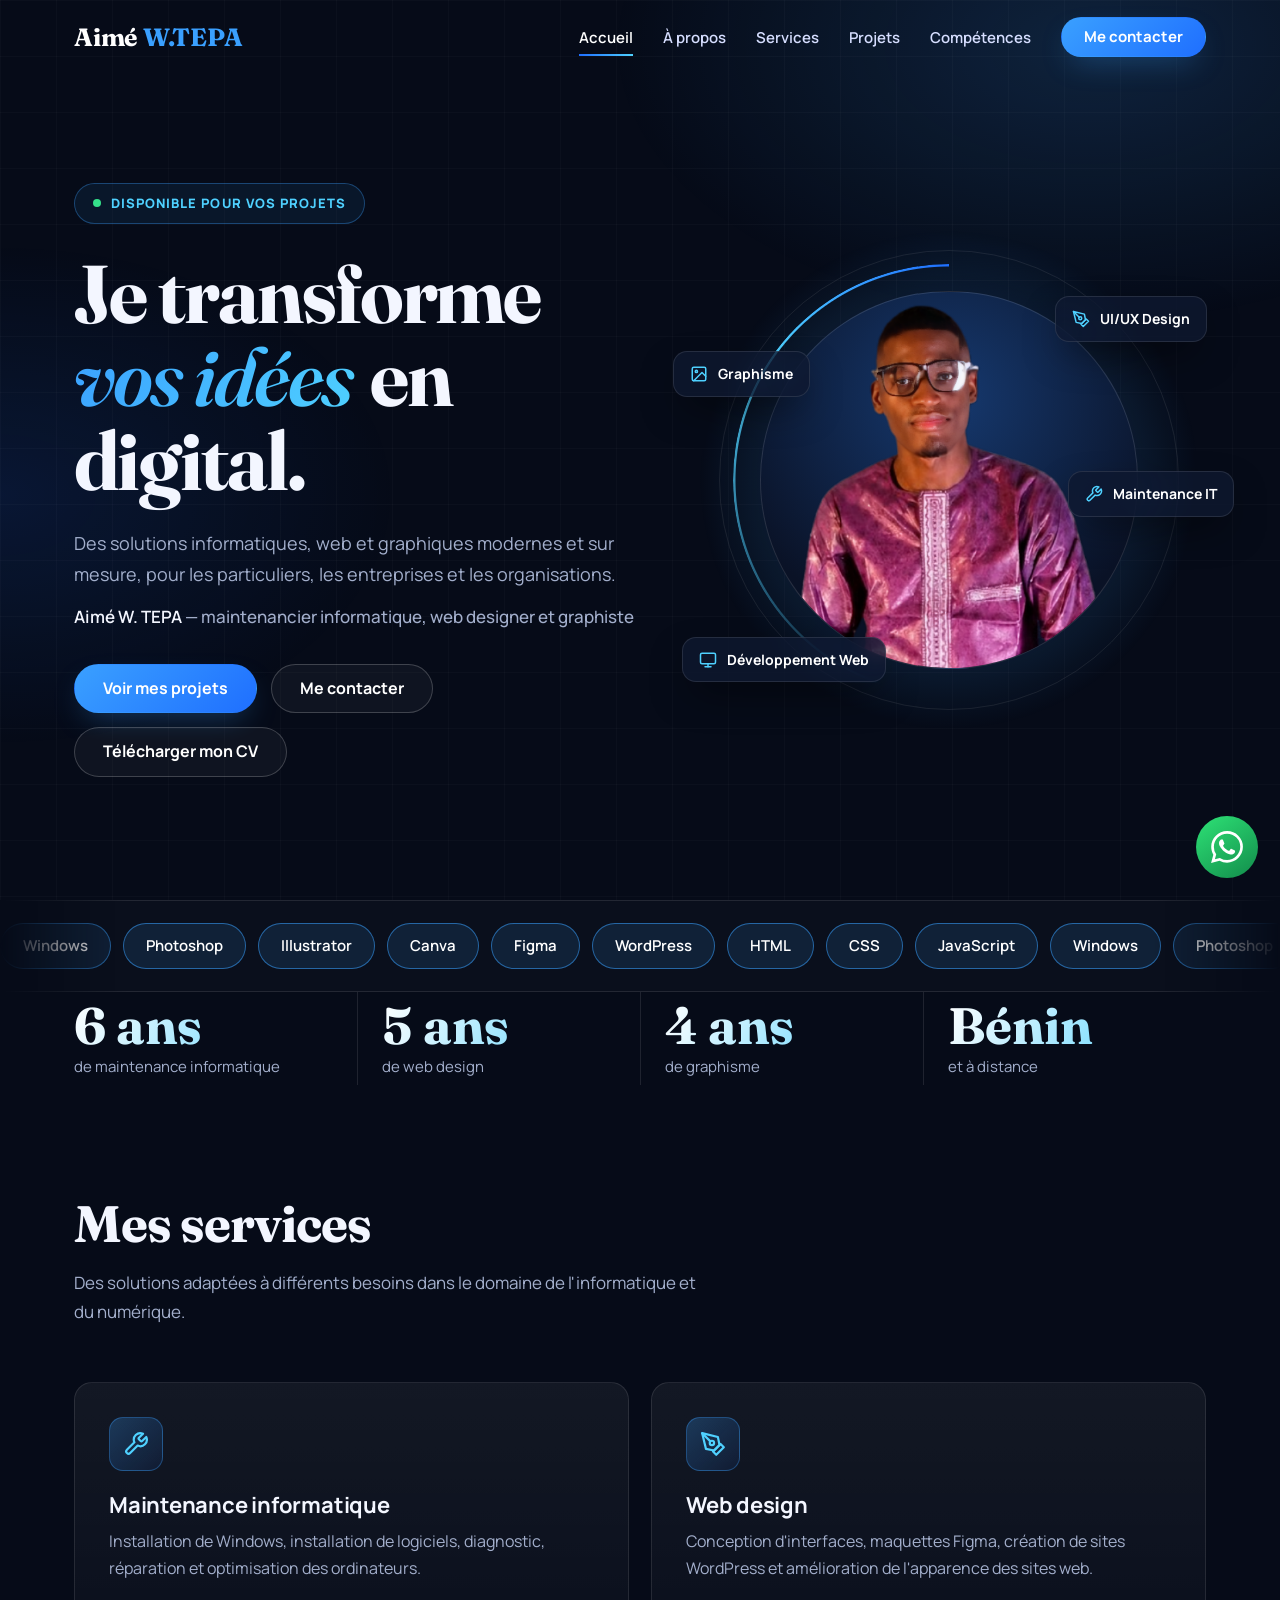
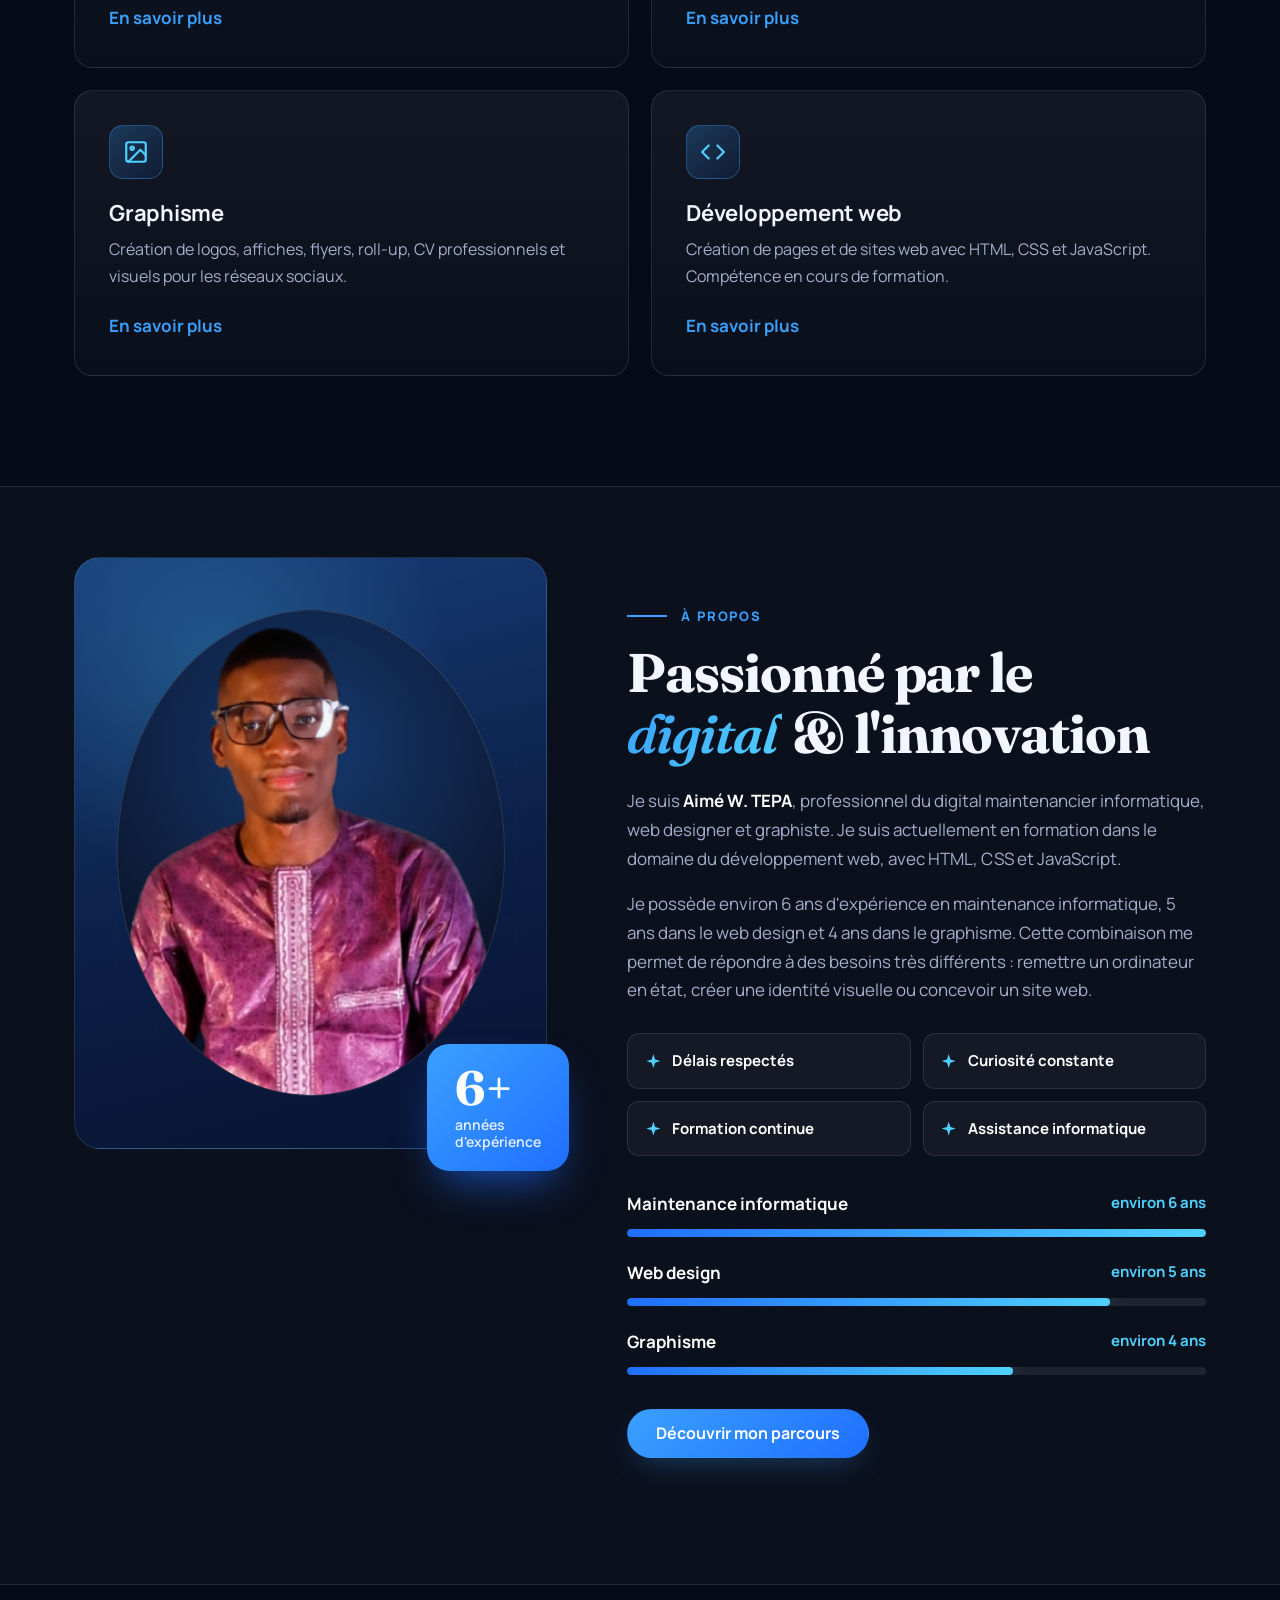
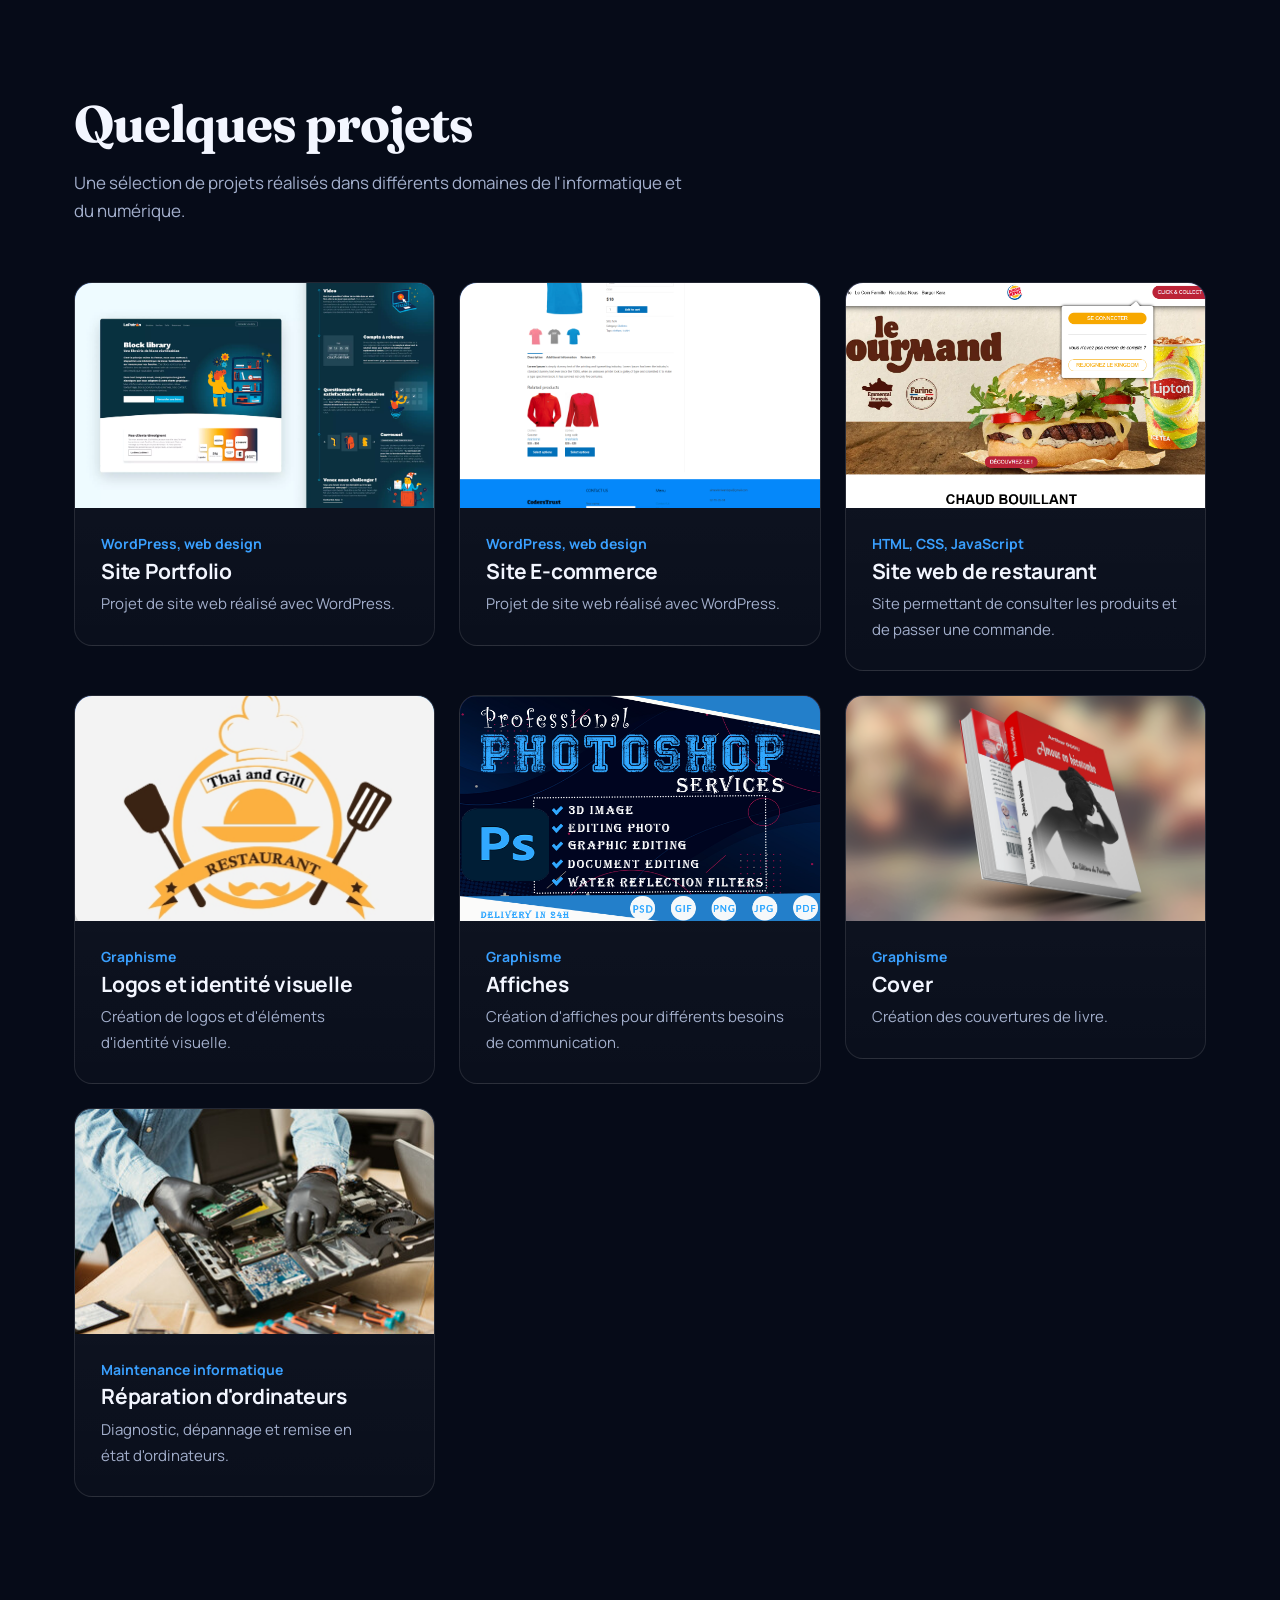
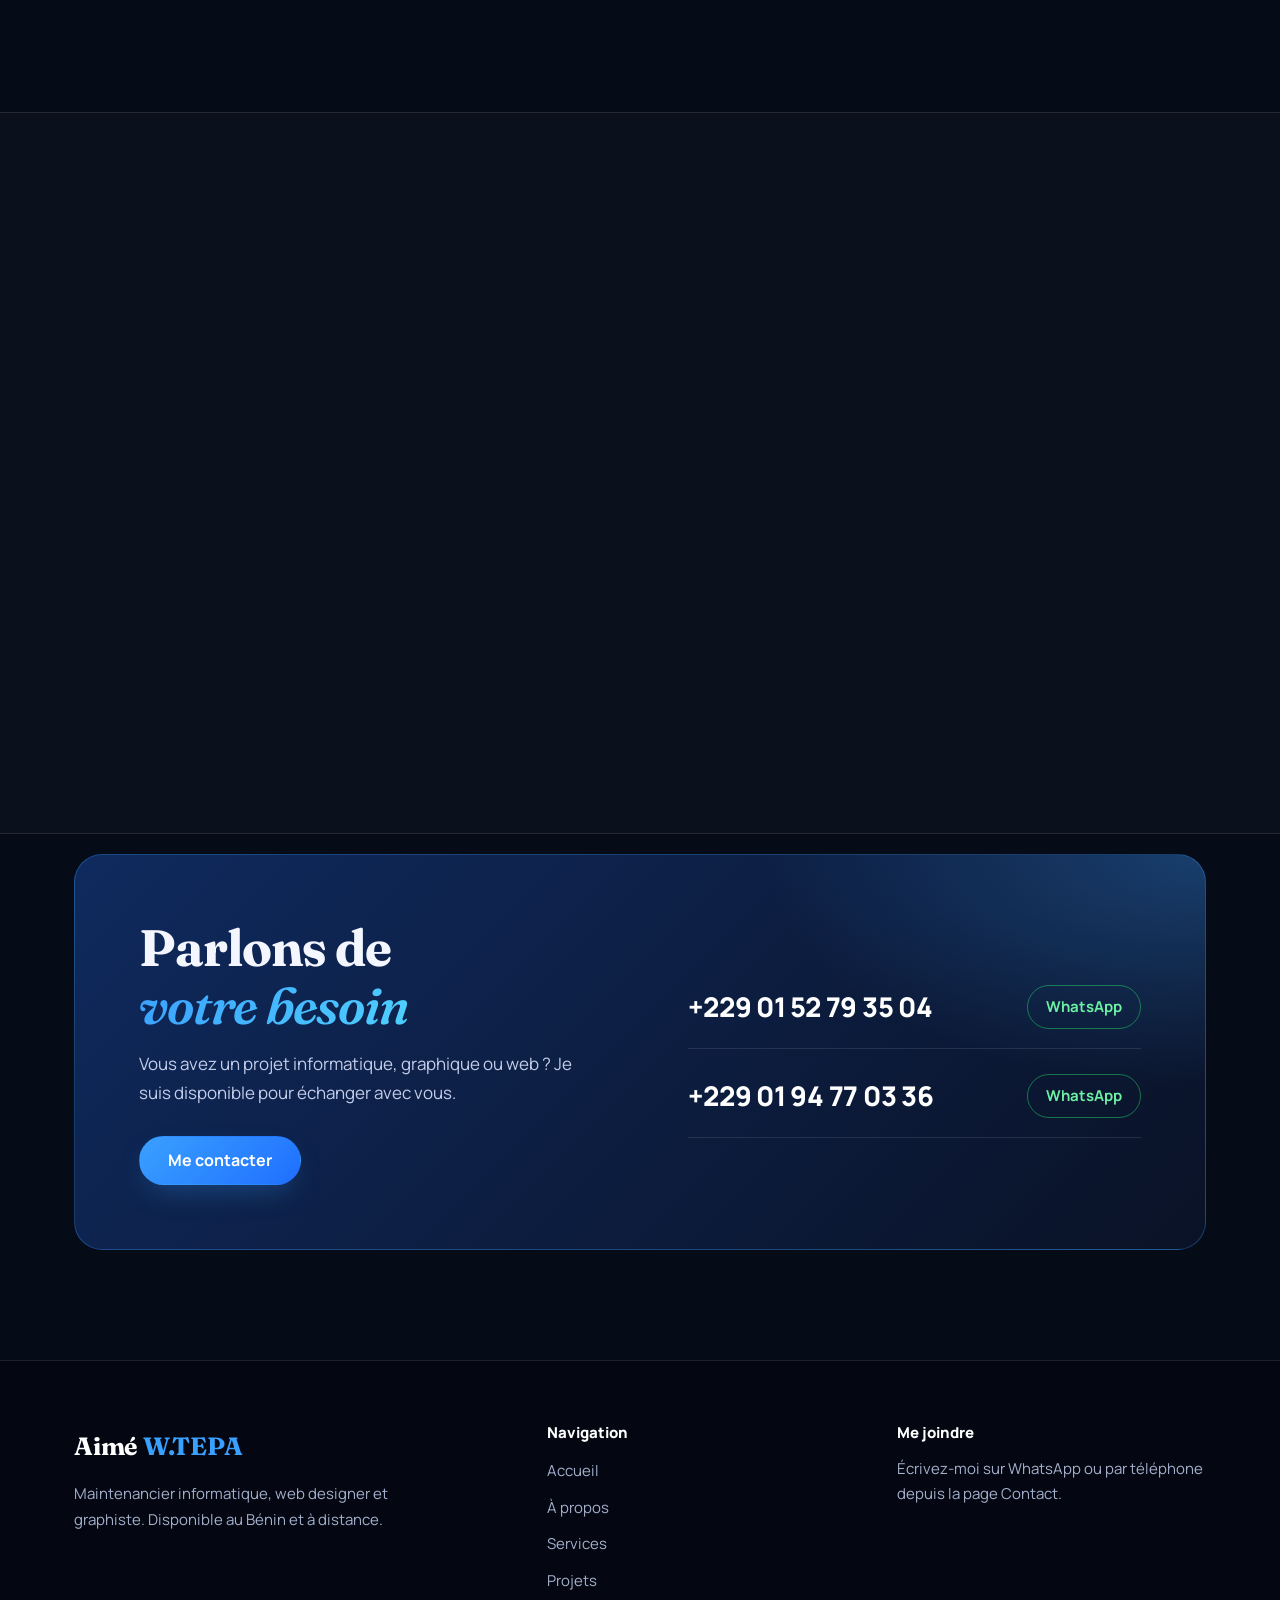
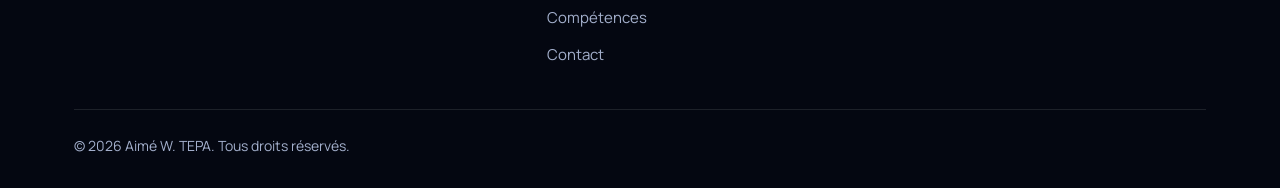
<file: index.html>
<!DOCTYPE html>
<html lang="fr">

<head>
    <meta charset="UTF-8">
    <meta name="viewport" content="width=device-width, initial-scale=1.0">

    <title>Aimé W. TEPA | Maintenance informatique, web design et graphisme</title>
    <meta name="description" content="Portfolio de Aimé W. TEPA, maintenancier informatique, web designer, graphiste et développeur web en formation. Disponible au Bénin et à distance.">
    <meta name="theme-color" content="#060b18">
    <meta name="color-scheme" content="dark">

    <!-- Aperçu lors d'un partage (WhatsApp, Facebook, LinkedIn) -->
    <meta property="og:type" content="website">
    <meta property="og:locale" content="fr_FR">
    <meta property="og:title" content="Aimé W. TEPA | Portfolio">
    <meta property="og:description" content="Portfolio de Aimé W. TEPA, maintenancier informatique, web designer, graphiste et développeur web en formation. Disponible au Bénin et à distance.">

    <!-- Icône de l'onglet : dépose un fichier images/favicon.png puis retire les symboles de commentaire
    <link rel="icon" href="images/favicon.png"> -->

    <!-- Active le mode "JavaScript" tout de suite pour éviter un affichage qui saute -->
    <script>document.documentElement.classList.add('js');</script>

    <!-- Polices -->
    <link rel="preconnect" href="https://fonts.googleapis.com">
    <link rel="preconnect" href="https://fonts.gstatic.com" crossorigin>
    <link
        href="https://fonts.googleapis.com/css2?family=Fraunces:ital,opsz,wght@0,9..144,600;0,9..144,700;1,9..144,500;1,9..144,600&family=Manrope:wght@400;500;600;700;800&display=swap"
        rel="stylesheet">

    <link rel="stylesheet" href="style.css">
</head>

<body>

    <a class="skip-link" href="#contenu">Aller au contenu</a>

    <!-- ========================================
         MENU DE NAVIGATION
         Pour ajouter une page : copie un <li> et change le lien.
    ========================================= -->
    <header class="site-header">
        <nav class="navbar" aria-label="Navigation principale">

            <a href="index.html" class="logo" aria-label="Aimé W. TEPA, retour à l'accueil">Aimé <span>W.TEPA</span></a>

            <button class="menu-toggle" type="button" aria-expanded="false" aria-controls="menu">
                <span class="menu-toggle-label">Menu</span>
                <span class="menu-toggle-icon" aria-hidden="true"></span>
            </button>

            <ul class="nav-links" id="menu">
                <li><a href="index.html" aria-current="page">Accueil</a></li>
                <li><a href="about.html">À propos</a></li>
                <li><a href="services.html">Services</a></li>
                <li><a href="projects.html">Projets</a></li>
                <li><a href="skills.html">Compétences</a></li>
                <li><a href="contact.html" class="btn btn-sm">Me contacter</a></li>
            </ul>

        </nav>
    </header>

    <main id="contenu">

        <!-- ====================================
             ACCUEIL
        ===================================== -->
        <section class="hero wrap" aria-labelledby="titre-accueil">

            <div class="hero-content">

                <p class="badge" data-enter style="--i:0"><span class="badge-dot" aria-hidden="true"></span>Disponible pour vos projets</p>

                <h1 id="titre-accueil" data-enter style="--i:1">
                    Je transforme <em>vos idées</em> en digital.
                </h1>

                <p class="hero-text" data-enter style="--i:2">
                    Des solutions informatiques, web et graphiques modernes et sur mesure,
                    pour les particuliers, les entreprises et les organisations.
                </p>

                <p class="hero-name" data-enter style="--i:3">
                    Aimé W. TEPA <span>— maintenancier informatique, web designer et graphiste</span>
                </p>

                <div class="hero-buttons" data-enter style="--i:4">
                    <a href="projects.html" class="btn">Voir mes projets</a>
                    <a href="contact.html" class="btn btn-ghost">Me contacter</a>
                    <!-- Le bouton CV apparaît tout seul quand tu renseignes le CV dans js/script.js -->
                    <a href="#" class="btn btn-ghost" data-cv download hidden>Télécharger mon CV</a>
                </div>

               
            </div>

            <!-- Photo : remplace images/profile.png pour changer l'image -->
            <div class="hero-visual" data-enter style="--i:2">
                <div class="orb-glow" aria-hidden="true"></div>
                <div class="orb-border" aria-hidden="true"></div>
                <div class="orb-ring" aria-hidden="true"></div>
                <div class="orb-photo">
                    <img src="images/profile.png" width="363" height="423"
                        alt="Portrait de Aimé W. TEPA" fetchpriority="high">
                </div>
                <span class="chip chip-1"><svg viewBox="0 0 24 24" fill="none" stroke="currentColor" stroke-width="2" stroke-linecap="round" stroke-linejoin="round" aria-hidden="true"><path d="M12 19l7-7 3 3-7 7-3-3z"/><path d="M18 13l-1.5-7.5L2 2l3.5 14.5L13 18l5-5z"/><path d="M2 2l7.586 7.586"/><circle cx="11" cy="11" r="2"/></svg>UI/UX Design</span>
                <span class="chip chip-2"><svg viewBox="0 0 24 24" fill="none" stroke="currentColor" stroke-width="2" stroke-linecap="round" stroke-linejoin="round" aria-hidden="true"><path d="M14.7 6.3a1 1 0 0 0 0 1.4l1.6 1.6a1 1 0 0 0 1.4 0l3.77-3.77a6 6 0 0 1-7.94 7.94l-6.91 6.91a2.12 2.12 0 0 1-3-3l6.91-6.91a6 6 0 0 1 7.94-7.94l-3.76 3.76z"/></svg>Maintenance IT</span>
                <span class="chip chip-3"><svg viewBox="0 0 24 24" fill="none" stroke="currentColor" stroke-width="2" stroke-linecap="round" stroke-linejoin="round" aria-hidden="true"><rect x="2" y="3" width="20" height="14" rx="2"/><line x1="8" y1="21" x2="16" y2="21"/><line x1="12" y1="17" x2="12" y2="21"/></svg>Développement Web</span>
                <span class="chip chip-4"><svg viewBox="0 0 24 24" fill="none" stroke="currentColor" stroke-width="2" stroke-linecap="round" stroke-linejoin="round" aria-hidden="true"><rect x="3" y="3" width="18" height="18" rx="2"/><circle cx="8.5" cy="8.5" r="1.5"/><polyline points="21 15 16 10 5 21"/></svg>Graphisme</span>
            </div>

        </section>

        <!-- Outils et technologies (la liste défile toute seule) -->
        <section class="marquee" aria-label="Outils et technologies">
            <div class="marquee-track">
                <ul class="marquee-list">
                        <li>Windows</li>
                        <li>Photoshop</li>
                        <li>Illustrator</li>
                        <li>Canva</li>
                        <li>Figma</li>
                        <li>WordPress</li>
                        <li>HTML</li>
                        <li>CSS</li>
                        <li>JavaScript</li>
                </ul>
            </div>
        </section>

        <!-- Repères : modifie les chiffres selon ton parcours -->
        <section class="facts wrap" aria-label="Repères">
            <ul data-stagger>
                <li><strong data-count="6" data-suffix=" ans">6 ans</strong><span>de maintenance informatique</span></li>
                <li><strong data-count="5" data-suffix=" ans">5 ans</strong><span>de web design</span></li>
                <li><strong data-count="4" data-suffix=" ans">4 ans</strong><span>de graphisme</span></li>
                <li><strong>Bénin</strong><span>et à distance</span></li>
            </ul>
        </section>


        <!-- ====================================
             SERVICES
        ===================================== -->
        <section class="section" id="services" aria-labelledby="titre-services">
            <div class="wrap">
                <header class="section-head" data-reveal>
                    <h2 id="titre-services">Mes services</h2>
                    <p>Des solutions adaptées à différents besoins dans le domaine de l'informatique et du numérique.</p>
                </header>

                <div class="services-grid" data-stagger>

                    <article class="card service" data-spot>
                        <div class="icon-box"><svg viewBox="0 0 24 24" fill="none" stroke="currentColor" stroke-width="2" stroke-linecap="round" stroke-linejoin="round" aria-hidden="true"><path d="M14.7 6.3a1 1 0 0 0 0 1.4l1.6 1.6a1 1 0 0 0 1.4 0l3.77-3.77a6 6 0 0 1-7.94 7.94l-6.91 6.91a2.12 2.12 0 0 1-3-3l6.91-6.91a6 6 0 0 1 7.94-7.94l-3.76 3.76z"/></svg></div>
                        <h3>Maintenance informatique</h3>
                        <p>Installation de Windows, installation de logiciels, diagnostic, réparation et optimisation des ordinateurs.</p>
                        <a href="services.html" class="link">En savoir plus<span class="sr-only"> sur la maintenance informatique</span></a>
                    </article>

                    <article class="card service" data-spot>
                        <div class="icon-box"><svg viewBox="0 0 24 24" fill="none" stroke="currentColor" stroke-width="2" stroke-linecap="round" stroke-linejoin="round" aria-hidden="true"><path d="M12 19l7-7 3 3-7 7-3-3z"/><path d="M18 13l-1.5-7.5L2 2l3.5 14.5L13 18l5-5z"/><path d="M2 2l7.586 7.586"/><circle cx="11" cy="11" r="2"/></svg></div>
                        <h3>Web design</h3>
                        <p>Conception d'interfaces, maquettes Figma, création de sites WordPress et amélioration de l'apparence des sites web.</p>
                        <a href="services.html" class="link">En savoir plus<span class="sr-only"> sur le web design</span></a>
                    </article>

                    <article class="card service" data-spot>
                        <div class="icon-box"><svg viewBox="0 0 24 24" fill="none" stroke="currentColor" stroke-width="2" stroke-linecap="round" stroke-linejoin="round" aria-hidden="true"><rect x="3" y="3" width="18" height="18" rx="2"/><circle cx="8.5" cy="8.5" r="1.5"/><polyline points="21 15 16 10 5 21"/></svg></div>
                        <h3>Graphisme</h3>
                        <p>Création de logos, affiches, flyers, roll-up, CV professionnels et visuels pour les réseaux sociaux.</p>
                        <a href="services.html" class="link">En savoir plus<span class="sr-only"> sur le graphisme</span></a>
                    </article>

                    <article class="card service" data-spot>
                        <div class="icon-box"><svg viewBox="0 0 24 24" fill="none" stroke="currentColor" stroke-width="2" stroke-linecap="round" stroke-linejoin="round" aria-hidden="true"><polyline points="16 18 22 12 16 6"/><polyline points="8 6 2 12 8 18"/></svg></div>
                        <h3>Développement web</h3>
                        <p>Création de pages et de sites web avec HTML, CSS et JavaScript. Compétence en cours de formation.</p>
                        <a href="services.html" class="link">En savoir plus<span class="sr-only"> sur le développement web</span></a>
                    </article>
                </div>
            </div>
        </section>


        <!-- ====================================
             À PROPOS
        ===================================== -->
        <section class="section section-alt" id="a-propos" aria-labelledby="titre-apropos">
            <div class="wrap about">

                <!-- Panneau de gauche : pour mettre une photo à la place des lettres,
                     remplace <div class="monogram">...</div> par <img src="images/profile.png" alt="Portrait de Aimé W. TEPA"> -->
               <div class="about-visual" data-reveal>
                    <div class="about-visual-bg" aria-hidden="true"></div>
                    <div class="orb-photo">
                    <img src="images/profile.png" width="363" height="423"
                        alt="Portrait de Aimé W. TEPA" fetchpriority="high">
                </div>
                    <div class="about-badge">
                        <strong data-count="6" data-suffix="+">6+</strong>
                        <span>années<br>d'expérience</span>
                    </div>
                </div>

                <div class="about-copy" data-reveal>
                    <p class="eyebrow">À propos</p>
                    <h2 id="titre-apropos">Passionné par le <span class="accent">digital</span> &amp; l'innovation</h2>
                    <p>
                        Je suis <strong>Aimé W. TEPA</strong>, professionnel du digital maintenancier informatique, web designer et graphiste.
                        Je suis actuellement en formation dans le domaine du développement web, avec HTML, CSS et JavaScript.
                    </p>
                    <p>
                       Je possède environ 6 ans d'expérience en maintenance informatique, 5 ans dans le web design et 4 ans dans le graphisme. Cette combinaison me permet de répondre à des besoins très différents : remettre un ordinateur en état, créer une identité visuelle ou concevoir un site web.


                    </p>

                    <!-- Les 4 atouts : modifie les textes comme tu veux -->
                    <ul class="feature-grid">
                        <li>Délais respectés</li>
                        <li>Curiosité constante</li>
                        <li>Formation continue</li>
                        <li>Assistance informatique</li>
                    </ul>

                    <!-- Pour modifier : change le chiffre dans style="--years:6" et le texte -->
                    <ul class="experience" data-bars>
                        <li style="--years:6"><span class="exp-name">Maintenance informatique</span><span class="exp-years">environ 6 ans</span><span class="exp-bar" aria-hidden="true"></span></li>
                        <li style="--years:5"><span class="exp-name">Web design</span><span class="exp-years">environ 5 ans</span><span class="exp-bar" aria-hidden="true"></span></li>
                        <li style="--years:4"><span class="exp-name">Graphisme</span><span class="exp-years">environ 4 ans</span><span class="exp-bar" aria-hidden="true"></span></li>
                    </ul>

                    <p style="margin-top:34px"><a href="about.html" class="btn">Découvrir mon parcours</a></p>
                </div>

            </div>
        </section>


        <!-- ====================================
             PROJETS
             Pour mettre une vraie image : dépose-la dans images/projets/ avec le bon nom
             (voir le fichier LISEZMOI.txt de ce dossier). Elle remplace le bloc de couleur.
             Couleurs possibles : tone-blue, tone-indigo, tone-cyan, tone-ink
        ===================================== -->
        <section class="section" id="projets" aria-labelledby="titre-projets">
            <div class="wrap">
                <header class="section-head" data-reveal>
                    <h2 id="titre-projets">Quelques projets</h2>
                    <p>Une sélection de projets réalisés dans différents domaines de l'informatique et du numérique.</p>
                </header>

                <ul class="projects-grid" data-stagger>
                        <li class="project" data-category="web">
                            <article class="card project-link" data-spot><div class="project-media tone-blue">
                                    <img src="images/Portfolio-Projet-3.png" alt="Capture du site SOS Villages d'Enfants" width="800" height="500" loading="lazy" onerror="this.remove()">
                                    <span class="project-type">Site web</span>
                                </div>
                                <div class="project-body">
                                    <p class="project-category">WordPress, web design</p>
                                    <h3>Site Portfolio</h3>
                                    <p>Projet de site web réalisé avec WordPress.</p>
                                </div></article>
                        </li>
                         <li class="project" data-category="web">
                            <article class="card project-link" data-spot><div class="project-media tone-blue">
                                    <img src="images/Site 1.png" alt="Capture du site SOS Villages d'Enfants" width="800" height="500" loading="lazy" onerror="this.remove()">
                                    <span class="project-type">Site web</span>
                                </div>
                                <div class="project-body">
                                    <p class="project-category">WordPress, web design</p>
                                    <h3>Site E-commerce</h3>
                                    <p>Projet de site web réalisé avec WordPress.</p>
                                </div></article>
                        </li>
                        <li class="project" data-category="web">
                            <article class="card project-link" data-spot><div class="project-media tone-indigo">
                                    <img src="images/Burger.png" alt="Capture du site web de restaurant" width="800" height="500" loading="lazy" onerror="this.remove()">
                                    <span class="project-type">Site web</span>
                                </div>
                                <div class="project-body">
                                    <p class="project-category">HTML, CSS, JavaScript</p>
                                    <h3>Site web de restaurant</h3>
                                    <p>Site permettant de consulter les produits et de passer une commande.</p>
                                </div></article>
                        </li>
                       
                        <li class="project" data-category="graphisme">
                            <article class="card project-link" data-spot><div class="project-media tone-blue">
                                    <img src="images/Logo 1.jpg" alt="Exemples de logos créés" width="800" height="500" loading="lazy" onerror="this.remove()">
                                    <span class="project-type">Logos</span>
                                </div>
                                <div class="project-body">
                                    <p class="project-category">Graphisme</p>
                                    <h3>Logos et identité visuelle</h3>
                                    <p>Création de logos et d'éléments d'identité visuelle.</p>
                                </div></article>
                        </li>
                       
                        <li class="project" data-category="graphisme">
                            <article class="card project-link" data-spot><div class="project-media tone-indigo">
                                    <img src="images/gig photoshop.png" alt="Exemples d'affiches créées" width="800" height="500" loading="lazy" onerror="this.remove()">
                                    <span class="project-type">Affiches</span>
                                </div>
                                <div class="project-body">
                                    <p class="project-category">Graphisme</p>
                                    <h3>Affiches</h3>
                                    <p>Création d'affiches pour différents besoins de communication.</p>
                                </div></article>
                        </li>
                        <li class="project" data-category="graphisme">
                            <article class="card project-link" data-spot><div class="project-media tone-indigo">
                                    <img src="images/Cover.png" alt="Exemples d'affiches créées" width="800" height="500" loading="lazy" onerror="this.remove()">
                                    <span class="project-type">Affiches</span>
                                </div>
                                <div class="project-body">
                                    <p class="project-category">Graphisme</p>
                                    <h3>Cover</h3>
                                    <p>Création des couvertures de livre.</p>
                                </div></article>
                        </li>
                        
                       <li class="project" data-category="informatique">
                            <article class="card project-link" data-spot><div class="project-media tone-ink">
                                    <img src="images/Reparation 1.jpg" alt="Réparation d'ordinateur" width="800" height="500" loading="lazy" onerror="this.remove()">
                                    <span class="project-type">Dépannage</span>
                                </div>
                                <div class="project-body">
                                    <p class="project-category">Maintenance informatique</p>
                                    <h3>Réparation d'ordinateurs</h3>
                                    <p>Diagnostic, dépannage et remise en état d'ordinateurs.</p>
                                </div></article>
                        </li>
                </ul>

                <p class="section-button" data-reveal>
                    <a href="projects.html" class="btn">Voir tous mes projets</a>
                </p>
            </div>
        </section>


        <!-- ====================================
             COMPÉTENCES
             Niveau : data-level="3" (maîtrise), "2" (intermédiaire), "1" (en formation)
        ===================================== -->
        <section class="section section-alt" id="competences" aria-labelledby="titre-competences">
            <div class="wrap">
                <header class="section-head" data-reveal>
                    <h2 id="titre-competences">Mes compétences</h2>
                    <p>Les outils que j'utilise et mon niveau dans chaque domaine.</p>
                </header>
                <div class="skills-grid" data-stagger>
                    <article class="card skill" data-spot>
                        <h3>Maintenance informatique</h3>
                        <p class="level" data-level="3"><span class="level-bars" aria-hidden="true"><i></i><i></i><i></i></span>Maîtrise</p>
                        <ul>
                            <li>Installation de Windows</li>
                            <li>Installation de logiciels</li>
                            <li>Diagnostic et réparation</li>
                            <li>Assistance informatique</li>
                        </ul>
                    </article>
                    <article class="card skill" data-spot>
                        <h3>Graphisme</h3>
                        <p class="level" data-level="3"><span class="level-bars" aria-hidden="true"><i></i><i></i><i></i></span>Maîtrise</p>
                        <ul>
                            <li>Photoshop</li>
                            <li>Illustrator</li>
                            <li>Canva</li>
                            <li>Création visuelle</li>
                        </ul>
                    </article>
                    <article class="card skill" data-spot>
                        <h3>Web design</h3>
                        <p class="level" data-level="2"><span class="level-bars" aria-hidden="true"><i></i><i></i><i></i></span>Niveau intermédiaire</p>
                        <ul>
                            <li>Figma</li>
                            <li>WordPress</li>
                            <li>Conception d'interfaces</li>
                        </ul>
                    </article>
                    <article class="card skill" data-spot>
                        <h3>Développement web</h3>
                        <p class="level" data-level="1"><span class="level-bars" aria-hidden="true"><i></i><i></i><i></i></span>En formation</p>
                        <ul>
                            <li>HTML</li>
                            <li>CSS</li>
                            <li>JavaScript</li>
                        </ul>
                    </article>
                </div>
            </div>
        </section>


        <!-- ====================================
             AVIS DE CLIENTS
             Cette section reste cachée tant que tu n'ajoutes pas de vrais avis
             dans js/script.js (REGLAGES.avis).
        ===================================== -->
        <section class="section" data-avis hidden aria-labelledby="titre-avis">
            <div class="wrap">
                <header class="section-head">
                    <h2 id="titre-avis">Ils m'ont fait confiance</h2>
                </header>
                <ul class="avis-list" data-avis-list></ul>
            </div>
        </section>


        <!-- ====================================
             CONTACT
             Pour changer un numéro : modifie le texte affiché, le lien tel:
             et le lien WhatsApp (format international, sans + ni espaces).
        ===================================== -->
        <section class="section" id="contact" aria-labelledby="titre-contact" style="padding-top:20px">
            <div class="wrap">
                <div class="card cta-panel" data-reveal>
                    <div>
                        <h2 id="titre-contact">Parlons de <span class="accent">votre besoin</span></h2>
                        <p>Vous avez un projet informatique, graphique ou web ? Je suis disponible pour échanger avec vous.</p>
                        <a href="contact.html" class="btn">Me contacter</a>
                    </div>
                    <ul class="phone-list">
                    <li>
                        <a class="phone-number" href="tel:+2290152793504">+229&nbsp;01&nbsp;52&nbsp;79&nbsp;35&nbsp;04</a>
                        <a class="phone-whatsapp" href="https://wa.me/2290152793504" data-whatsapp target="_blank" rel="noopener">WhatsApp<span class="sr-only"> au 01 52 79 35 04</span></a>
                    </li>
                    <li>
                        <a class="phone-number" href="tel:+2290194770336">+229&nbsp;01&nbsp;94&nbsp;77&nbsp;03&nbsp;36</a>
                        <a class="phone-whatsapp" href="https://wa.me/2290194770336" data-whatsapp target="_blank" rel="noopener">WhatsApp<span class="sr-only"> au 01 94 77 03 36</span></a>
                    </li>
                </ul>
                </div>
            </div>
        </section>

    </main>

    <!-- ========================================
         PIED DE PAGE
    ========================================= -->
    <footer class="site-footer">
        <div class="wrap">
            <div class="footer-grid">
                <div>
                    <a href="index.html" class="logo">Aimé <span>W.TEPA</span></a>
                    <p>Maintenancier informatique, web designer et graphiste. Disponible au Bénin et à distance.</p>
                </div>
                <div>
                    <h2>Navigation</h2>
                    <ul>
                        <li><a href="index.html">Accueil</a></li>
                        <li><a href="about.html">À propos</a></li>
                        <li><a href="services.html">Services</a></li>
                        <li><a href="projects.html">Projets</a></li>
                        <li><a href="skills.html">Compétences</a></li>
                        <li><a href="contact.html">Contact</a></li>
                    </ul>
                </div>
                <div>
                    <h2>Me joindre</h2>
                    <ul data-reseaux hidden></ul>
                    <p>Écrivez-moi sur WhatsApp ou par téléphone depuis la page Contact.</p>
                </div>
            </div>
            <p class="copyright">© <span data-year>2026</span> Aimé W. TEPA. Tous droits réservés.</p>
        </div>
    </footer>

    <!-- Boutons flottants : retour en haut + WhatsApp (change le numéro dans le lien WhatsApp si besoin) -->
    <div class="float-actions">
        <a class="to-top" href="#" aria-label="Remonter en haut de la page">
            <svg class="to-top-ring" viewBox="0 0 48 48" aria-hidden="true">
                <circle class="ring-bg" cx="24" cy="24" r="22"/>
                <circle class="ring-fg" cx="24" cy="24" r="22"/>
            </svg>
            <svg class="to-top-arrow" viewBox="0 0 24 24" aria-hidden="true"><polyline points="6 15 12 9 18 15"/></svg>
        </a>
        <a class="wa-float" href="https://wa.me/2290152793504" data-whatsapp target="_blank" rel="noopener"
            aria-label="Discuter sur WhatsApp">
            <svg viewBox="0 0 24 24" aria-hidden="true"><path d="M17.472 14.382c-.297-.149-1.758-.867-2.03-.967-.273-.099-.471-.148-.67.15-.197.297-.767.966-.94 1.164-.173.199-.347.223-.644.075-.297-.15-1.255-.463-2.39-1.475-.883-.788-1.48-1.761-1.653-2.059-.173-.297-.018-.458.13-.606.134-.133.298-.347.446-.52.149-.174.198-.298.298-.497.099-.198.05-.371-.025-.52-.075-.149-.669-1.612-.916-2.207-.242-.579-.487-.5-.669-.51-.173-.008-.371-.01-.57-.01-.198 0-.52.074-.792.372-.272.297-1.04 1.016-1.04 2.479 0 1.462 1.065 2.875 1.213 3.074.149.198 2.096 3.2 5.077 4.487.709.306 1.262.489 1.694.625.712.227 1.36.195 1.871.118.571-.085 1.758-.719 2.006-1.413.248-.694.248-1.289.173-1.413-.074-.124-.272-.198-.57-.347m-5.421 7.403h-.004a9.87 9.87 0 01-5.031-1.378l-.361-.214-3.741.982.998-3.648-.235-.374a9.86 9.86 0 01-1.51-5.26c.001-5.45 4.436-9.884 9.888-9.884 2.64 0 5.122 1.03 6.988 2.898a9.825 9.825 0 012.893 6.994c-.003 5.45-4.437 9.884-9.885 9.884m8.413-18.297A11.815 11.815 0 0012.05 0C5.495 0 .16 5.335.157 11.892c0 2.096.547 4.142 1.588 5.945L.057 24l6.305-1.654a11.882 11.882 0 005.683 1.448h.005c6.554 0 11.89-5.335 11.893-11.893a11.821 11.821 0 00-3.48-8.413Z"/></svg>
            <span class="wa-label" aria-hidden="true">Discuter sur WhatsApp</span>
        </a>
    </div>

    <script src="script.js" onerror="document.documentElement.classList.remove('js')"></script>
</body>

</html>
</file>
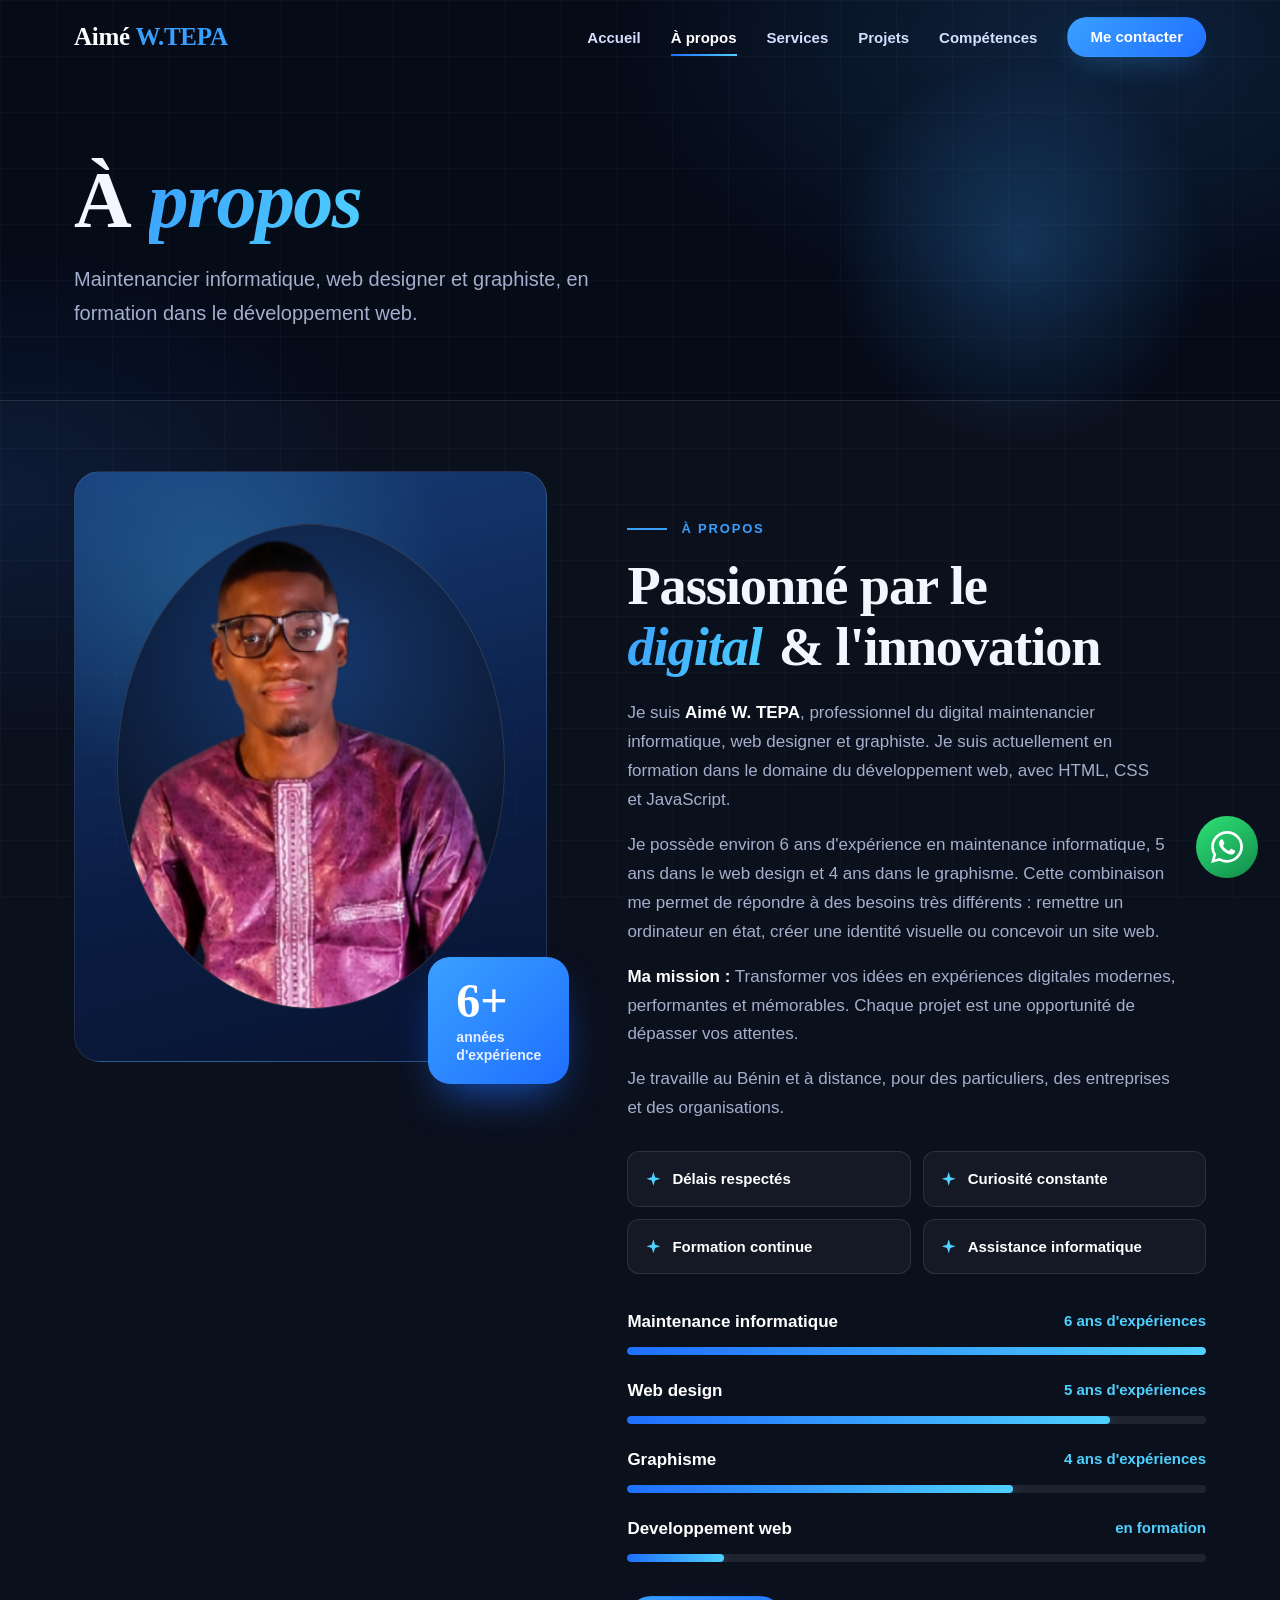
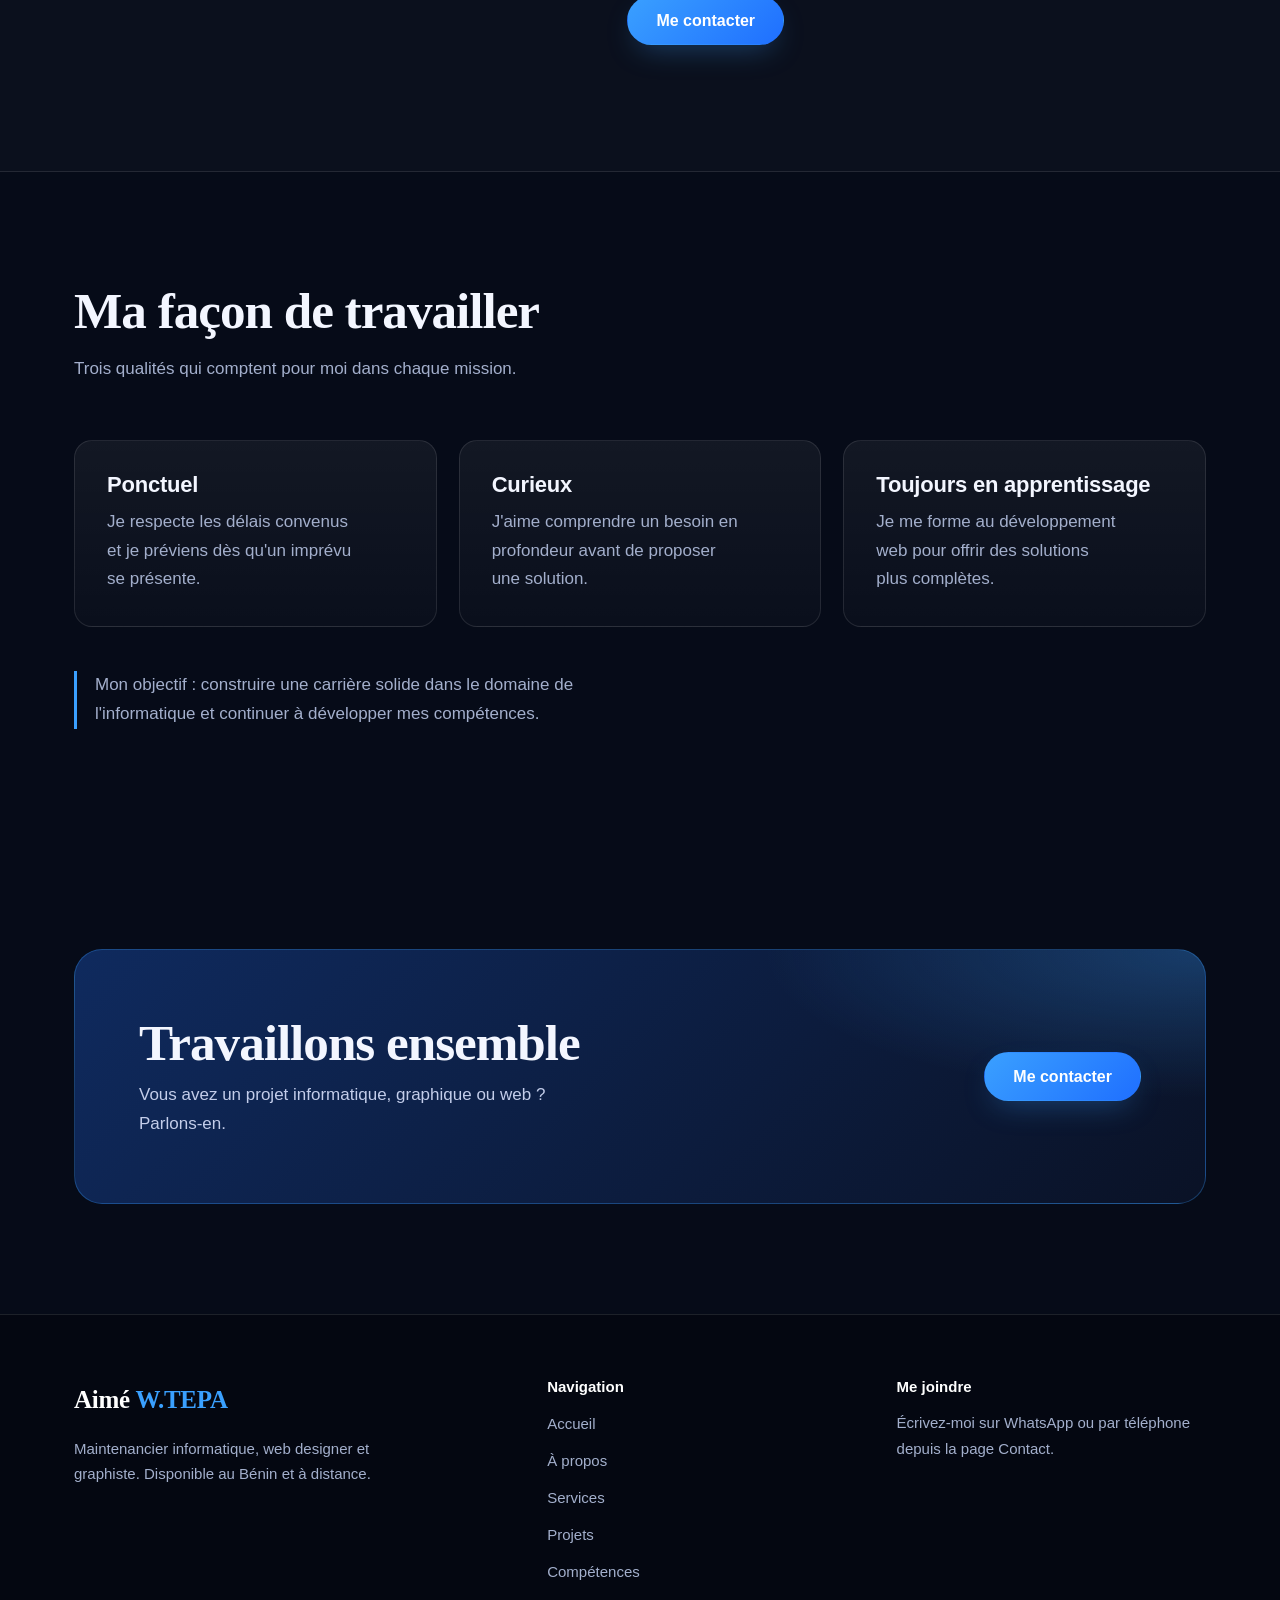
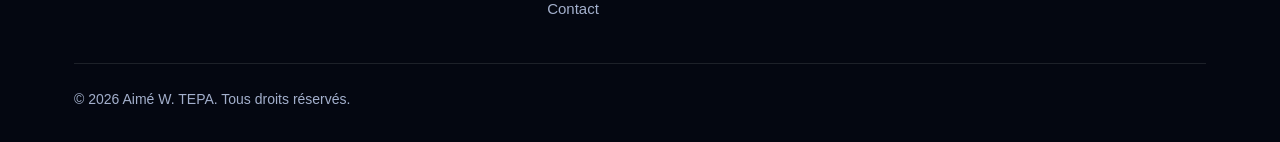
<file: about.html>
<!DOCTYPE html>
<html lang="fr">

<head>
    <meta charset="UTF-8">
    <meta name="viewport" content="width=device-width, initial-scale=1.0">

    <title>À propos | Aimé W. TEPA</title>
    <meta name="description" content="Parcours de Aimé W. TEPA : maintenancier informatique, web designer et graphiste, en formation en développement web.">
    <meta name="theme-color" content="#060b18">
    <meta name="color-scheme" content="dark">

    <!-- Aperçu lors d'un partage (WhatsApp, Facebook, LinkedIn) -->
    <meta property="og:type" content="website">
    <meta property="og:locale" content="fr_FR">
    <meta property="og:title" content="À propos | Aimé W. TEPA">
    <meta property="og:description" content="Parcours de Aimé W. TEPA : maintenancier informatique, web designer et graphiste, en formation en développement web.">

    <!-- Icône de l'onglet : dépose un fichier images/favicon.png puis retire les symboles de commentaire
    <link rel="icon" href="images/favicon.png"> -->

    <!-- Active le mode "JavaScript" tout de suite pour éviter un affichage qui saute -->
    <script>document.documentElement.classList.add('js');</script>

    <!-- Polices -->
    <link rel="preconnect" href="https://fonts.googleapis.com">
    <link rel="preconnect" href="https://fonts.gstatic.com" crossorigin>
    <link
        href="https://fonts.googleapis.com/css2?family=Bricolage+Grotesque:opsz,wght@12..96,500;12..96,700;12..96,800&family=Hanken+Grotesk:wght@400;500;600;700&display=swap"
        rel="stylesheet">

    <link rel="stylesheet" href="style.css">
</head>

<body>

    <a class="skip-link" href="#contenu">Aller au contenu</a>

    <!-- ========================================
         MENU DE NAVIGATION
         Pour ajouter une page : copie un <li> et change le lien.
    ========================================= -->
    <header class="site-header">
        <nav class="navbar" aria-label="Navigation principale">

            <a href="index.html" class="logo" aria-label="Aimé W. TEPA, retour à l'accueil">Aimé <span>W.TEPA</span></a>

            <button class="menu-toggle" type="button" aria-expanded="false" aria-controls="menu">
                <span class="menu-toggle-label">Menu</span>
                <span class="menu-toggle-icon" aria-hidden="true"></span>
            </button>

            <ul class="nav-links" id="menu">
                <li><a href="index.html">Accueil</a></li>
                <li><a href="about.html" aria-current="page">À propos</a></li>
                <li><a href="services.html">Services</a></li>
                <li><a href="projects.html">Projets</a></li>
                <li><a href="skills.html">Compétences</a></li>
                <li><a href="contact.html" class="btn btn-sm">Me contacter</a></li>
            </ul>

        </nav>
    </header>

    <main id="contenu">

        <!-- En-tête de la page -->
        <section class="page-hero wrap">
            <h1 data-enter style="--i:0">À <em class="accent">propos</em></h1>
            <p data-enter style="--i:1">Maintenancier informatique, web designer et graphiste, en formation dans le développement web.</p>
        </section>

        <section class="section section-alt" aria-labelledby="titre-parcours">
            <div class="wrap about">

                <!-- Panneau de gauche : pour mettre une photo à la place des lettres,
                     remplace <div class="monogram">...</div> par <img src="images/profile.png" alt="Portrait de Aimé W. TEPA"> -->
                <div class="about-visual" data-reveal>
                    <div class="about-visual-bg" aria-hidden="true"></div>
                    <div class="orb-photo">
                    <img src="images/profile.png" width="363" height="423"
                        alt="Portrait de Aimé W. TEPA" fetchpriority="high">
                </div>
                    <div class="about-badge">
                        <strong data-count="6" data-suffix="+">6+</strong>
                        <span>années<br>d'expérience</span>
                    </div>
                </div>

                <div class="about-copy" data-reveal>
                    <p class="eyebrow">À propos</p>
                    <h2 id="titre-parcours">Passionné par le <span class="accent">digital</span> &amp; l'innovation</h2>
                    <p>
                        Je suis <strong>Aimé W. TEPA</strong>, professionnel du digital maintenancier informatique, web designer et graphiste. Je suis actuellement en formation dans le domaine du développement web,
                         avec HTML, CSS et JavaScript.
                    </p>
                    <p>
                        Je possède environ 6 ans d'expérience en maintenance informatique, 5 ans dans le web design et 4 ans dans le graphisme.
                         Cette combinaison me permet de répondre à des besoins très différents : remettre un ordinateur en état, créer une identité visuelle ou concevoir un site web.
                    </p>
                    <p>
                        <strong>Ma mission :</strong> Transformer vos idées en expériences digitales modernes,
                        performantes et mémorables. Chaque projet est une opportunité
                        de dépasser vos attentes.
                    </p>
                    <p>Je travaille au Bénin et à distance, pour des particuliers, des entreprises et des organisations.</p>

                    <!-- Les 4 atouts : modifie les textes comme tu veux -->
                    <ul class="feature-grid">
                        <li>Délais respectés</li>
                        <li>Curiosité constante</li>
                        <li>Formation continue</li>
                        <li>Assistance informatique</li>
                    </ul>

                    <!-- Pour modifier : change le chiffre dans style="--years:6" et le texte -->
                    <ul class="experience" data-bars>
                        <li style="--years:6"><span class="exp-name">Maintenance informatique</span><span class="exp-years">6 ans d'expériences</span><span class="exp-bar" aria-hidden="true"></span></li>
                        <li style="--years:5"><span class="exp-name">Web design</span><span class="exp-years">5 ans d'expériences</span><span class="exp-bar" aria-hidden="true"></span></li>
                        <li style="--years:4"><span class="exp-name">Graphisme</span><span class="exp-years">4 ans d'expériences</span><span class="exp-bar" aria-hidden="true"></span></li>
                        <li style="--years:1"><span class="exp-name">Developpement web</span><span class="exp-years">en formation</span><span class="exp-bar" aria-hidden="true"></span></li>
                    </ul>

                    <p style="margin-top:34px"><a href="contact.html" class="btn">Me contacter</a></p>
                </div>

            </div>
        </section>

        <section class="section" aria-labelledby="titre-valeurs">
            <div class="wrap">
                <header class="section-head" data-reveal>
                    <h2 id="titre-valeurs">Ma façon de travailler</h2>
                    <p>Trois qualités qui comptent pour moi dans chaque mission.</p>
                </header>
                <ul class="values-list" data-stagger>
                    <li class="card" data-spot><h3>Ponctuel</h3><p>Je respecte les délais convenus et je préviens dès qu'un imprévu se présente.</p></li>
                    <li class="card" data-spot><h3>Curieux</h3><p>J'aime comprendre un besoin en profondeur avant de proposer une solution.</p></li>
                    <li class="card" data-spot><h3>Toujours en apprentissage</h3><p>Je me forme au développement web pour offrir des solutions plus complètes.</p></li>
                </ul>
                <p class="note" data-reveal>
                    Mon objectif : construire une carrière solide dans le domaine
                    de l'informatique et continuer à développer mes compétences.
                </p>
            </div>
        </section>

        <!-- Appel à l'action -->
        <section class="section" aria-labelledby="titre-cta">
            <div class="wrap">
                <div class="card cta-panel" data-reveal>
                    <div class="cta-simple" style="grid-column:1/-1">
                        <div>
                            <h2 id="titre-cta">Travaillons ensemble</h2>
                            <p>Vous avez un projet informatique, graphique ou web ? Parlons-en.</p>
                        </div>
                        <a href="contact.html" class="btn">Me contacter</a>
                    </div>
                </div>
            </div>
        </section>

    </main>

    <!-- ========================================
         PIED DE PAGE
    ========================================= -->
    <footer class="site-footer">
        <div class="wrap">
            <div class="footer-grid">
                <div>
                    <a href="index.html" class="logo">Aimé <span>W.TEPA</span></a>
                    <p>Maintenancier informatique, web designer et graphiste. Disponible au Bénin et à distance.</p>
                </div>
                <div>
                    <h2>Navigation</h2>
                    <ul>
                        <li><a href="index.html">Accueil</a></li>
                        <li><a href="about.html">À propos</a></li>
                        <li><a href="services.html">Services</a></li>
                        <li><a href="projects.html">Projets</a></li>
                        <li><a href="skills.html">Compétences</a></li>
                        <li><a href="contact.html">Contact</a></li>
                    </ul>
                </div>
                <div>
                    <h2>Me joindre</h2>
                    <ul data-reseaux hidden></ul>
                    <p>Écrivez-moi sur WhatsApp ou par téléphone depuis la page Contact.</p>
                </div>
            </div>
            <p class="copyright">© <span data-year>2026</span> Aimé W. TEPA. Tous droits réservés.</p>
        </div>
    </footer>

    <!-- Boutons flottants : retour en haut + WhatsApp (change le numéro dans le lien WhatsApp si besoin) -->
    <div class="float-actions">
        <a class="to-top" href="#" aria-label="Remonter en haut de la page">
            <svg class="to-top-ring" viewBox="0 0 48 48" aria-hidden="true">
                <circle class="ring-bg" cx="24" cy="24" r="22"/>
                <circle class="ring-fg" cx="24" cy="24" r="22"/>
            </svg>
            <svg class="to-top-arrow" viewBox="0 0 24 24" aria-hidden="true"><polyline points="6 15 12 9 18 15"/></svg>
        </a>
        <a class="wa-float" href="https://wa.me/2290152793504" data-whatsapp target="_blank" rel="noopener"
            aria-label="Discuter sur WhatsApp">
            <svg viewBox="0 0 24 24" aria-hidden="true"><path d="M17.472 14.382c-.297-.149-1.758-.867-2.03-.967-.273-.099-.471-.148-.67.15-.197.297-.767.966-.94 1.164-.173.199-.347.223-.644.075-.297-.15-1.255-.463-2.39-1.475-.883-.788-1.48-1.761-1.653-2.059-.173-.297-.018-.458.13-.606.134-.133.298-.347.446-.52.149-.174.198-.298.298-.497.099-.198.05-.371-.025-.52-.075-.149-.669-1.612-.916-2.207-.242-.579-.487-.5-.669-.51-.173-.008-.371-.01-.57-.01-.198 0-.52.074-.792.372-.272.297-1.04 1.016-1.04 2.479 0 1.462 1.065 2.875 1.213 3.074.149.198 2.096 3.2 5.077 4.487.709.306 1.262.489 1.694.625.712.227 1.36.195 1.871.118.571-.085 1.758-.719 2.006-1.413.248-.694.248-1.289.173-1.413-.074-.124-.272-.198-.57-.347m-5.421 7.403h-.004a9.87 9.87 0 01-5.031-1.378l-.361-.214-3.741.982.998-3.648-.235-.374a9.86 9.86 0 01-1.51-5.26c.001-5.45 4.436-9.884 9.888-9.884 2.64 0 5.122 1.03 6.988 2.898a9.825 9.825 0 012.893 6.994c-.003 5.45-4.437 9.884-9.885 9.884m8.413-18.297A11.815 11.815 0 0012.05 0C5.495 0 .16 5.335.157 11.892c0 2.096.547 4.142 1.588 5.945L.057 24l6.305-1.654a11.882 11.882 0 005.683 1.448h.005c6.554 0 11.89-5.335 11.893-11.893a11.821 11.821 0 00-3.48-8.413Z"/></svg>
            <span class="wa-label" aria-hidden="true">Discuter sur WhatsApp</span>
        </a>
    </div>

    <script src="script.js" onerror="document.documentElement.classList.remove('js')"></script>
</body>

</html>
</file>
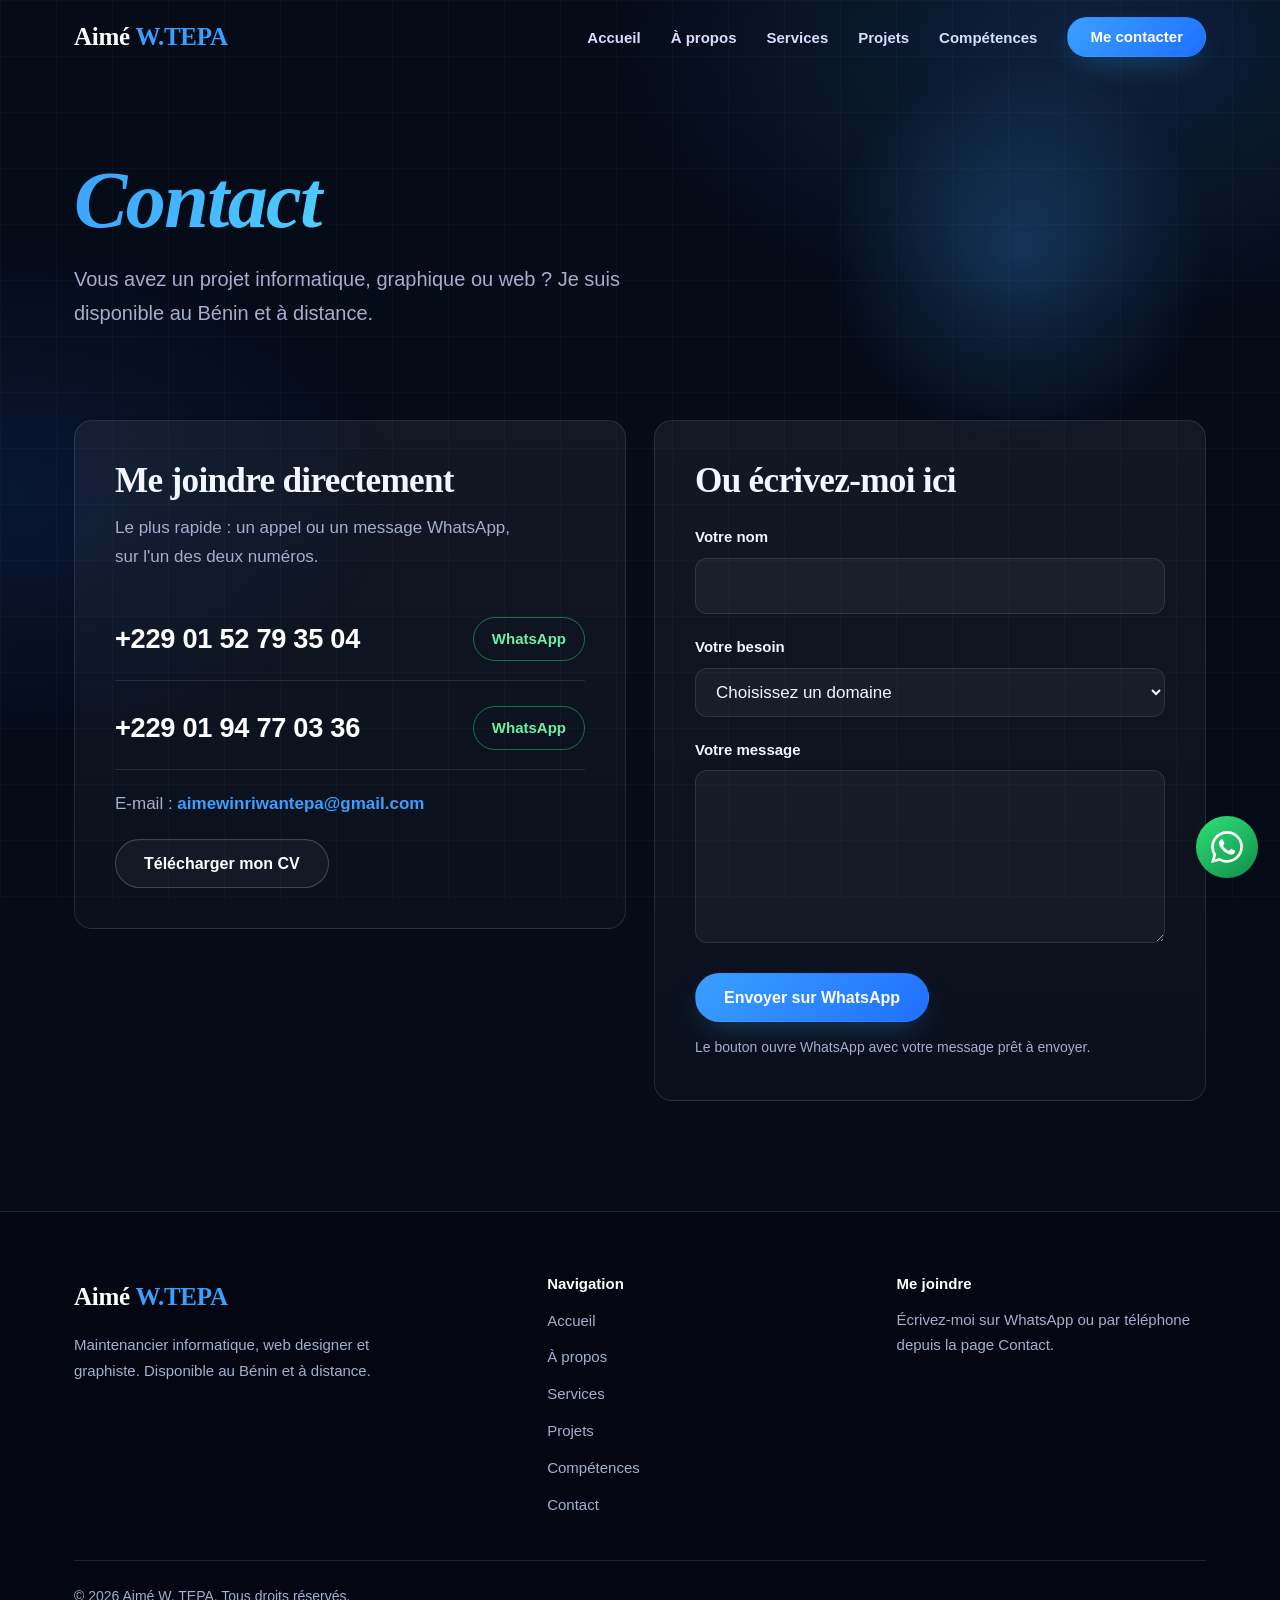
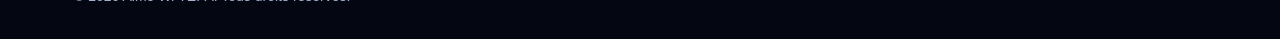
<file: contact.html>
<!DOCTYPE html>
<html lang="fr">

<head>
    <meta charset="UTF-8">
    <meta name="viewport" content="width=device-width, initial-scale=1.0">

    <title>Contact | Aimé W. TEPA</title>
    <meta name="description" content="Contactez Aimé W. TEPA par téléphone ou WhatsApp pour votre projet informatique, graphique ou web.">
    <meta name="theme-color" content="#060b18">
    <meta name="color-scheme" content="dark">

    <!-- Aperçu lors d'un partage (WhatsApp, Facebook, LinkedIn) -->
    <meta property="og:type" content="website">
    <meta property="og:locale" content="fr_FR">
    <meta property="og:title" content="Contact | Aimé W. TEPA">
    <meta property="og:description" content="Contactez Aimé W. TEPA par téléphone ou WhatsApp pour votre projet informatique, graphique ou web.">

    <!-- Icône de l'onglet : dépose un fichier images/favicon.png puis retire les symboles de commentaire
    <link rel="icon" href="images/favicon.png"> -->

    <!-- Active le mode "JavaScript" tout de suite pour éviter un affichage qui saute -->
    <script>document.documentElement.classList.add('js');</script>

    <!-- Polices -->
    <link rel="preconnect" href="https://fonts.googleapis.com">
    <link rel="preconnect" href="https://fonts.gstatic.com" crossorigin>
    <link
        href="https://fonts.googleapis.com/css2?family=Bricolage+Grotesque:opsz,wght@12..96,500;12..96,700;12..96,800&family=Hanken+Grotesk:wght@400;500;600;700&display=swap"
        rel="stylesheet">

    <link rel="stylesheet" href="style.css">
</head>

<body>

    <a class="skip-link" href="#contenu">Aller au contenu</a>

    <!-- ========================================
         MENU DE NAVIGATION
         Pour ajouter une page : copie un <li> et change le lien.
    ========================================= -->
    <header class="site-header">
        <nav class="navbar" aria-label="Navigation principale">

            <a href="index.html" class="logo" aria-label="Aimé W. TEPA, retour à l'accueil">Aimé <span>W.TEPA</span></a>

            <button class="menu-toggle" type="button" aria-expanded="false" aria-controls="menu">
                <span class="menu-toggle-label">Menu</span>
                <span class="menu-toggle-icon" aria-hidden="true"></span>
            </button>

            <ul class="nav-links" id="menu">
                <li><a href="index.html">Accueil</a></li>
                <li><a href="about.html">À propos</a></li>
                <li><a href="services.html">Services</a></li>
                <li><a href="projects.html">Projets</a></li>
                <li><a href="skills.html">Compétences</a></li>
                <li><a href="contact.html" class="btn btn-sm" aria-current="page">Me contacter</a></li>
            </ul>

        </nav>
    </header>

    <main id="contenu">

        <!-- En-tête de la page -->
        <section class="page-hero wrap">
            <h1 data-enter style="--i:0"><em class="accent">Contact</em></h1>
            <p data-enter style="--i:1">Vous avez un projet informatique, graphique ou web ? Je suis disponible au Bénin et à distance.</p>
        </section>

        <section class="section" style="padding-top:20px" aria-labelledby="titre-joindre">
            <div class="wrap contact-page" data-stagger>

                <div class="card contact-info" data-spot>
                    <h2 id="titre-joindre">Me joindre directement</h2>
                    <p class="lead">Le plus rapide : un appel ou un message WhatsApp, sur l'un des deux numéros.</p>
                    <ul class="phone-list">
                    <li>
                        <a class="phone-number" href="tel:+2290152793504">+229&nbsp;01&nbsp;52&nbsp;79&nbsp;35&nbsp;04</a>
                        <a class="phone-whatsapp" href="https://wa.me/2290152793504" data-whatsapp target="_blank" rel="noopener">WhatsApp<span class="sr-only"> au 01 52 79 35 04</span></a>
                    </li>
                    <li>
                        <a class="phone-number" href="tel:+2290194770336">+229&nbsp;01&nbsp;94&nbsp;77&nbsp;03&nbsp;36</a>
                        <a class="phone-whatsapp" href="https://wa.me/2290194770336" data-whatsapp target="_blank" rel="noopener">WhatsApp<span class="sr-only"> au 01 94 77 03 36</span></a>
                    </li>
                </ul>
                   
                    <!-- Ces deux lignes apparaissent quand tu renseignes ton e-mail / ton CV dans js/script.js -->
                    <p class="availability-note" data-email hidden>E-mail : <a class="link" href="#"></a></p>
                    <p class="availability-note" data-cv-wrap hidden><a href="#" class="btn btn-ghost" data-cv download>Télécharger mon CV</a></p>
                </div>

                <!-- Ce formulaire ne nécessite aucun serveur : il prépare un message
                     et ouvre WhatsApp avec le texte déjà écrit.
                     Pour changer le numéro qui reçoit le message : modifie data-numero. -->
                <form class="card contact-form" data-whatsapp-form data-numero="2290152793504" novalidate>
                    <h2>Ou écrivez-moi ici</h2>
                    <div class="field"><label for="nom">Votre nom</label><input type="text" id="nom" name="nom" autocomplete="name" required></div>
                    <div class="field"><label for="besoin">Votre besoin</label>
                        <select id="besoin" name="besoin" required>
                            <option value="">Choisissez un domaine</option>
                            <option>Maintenance informatique</option>
                            <option>Web design</option>
                            <option>Graphisme</option>
                            <option>Développement web</option>
                            <option>Autre</option>
                        </select>
                    </div>
                    <div class="field"><label for="message">Votre message</label><textarea id="message" name="message" rows="5" required></textarea></div>
                    <p class="form-error" role="alert" data-form-error hidden></p>
                    <button type="submit" class="btn">Envoyer sur WhatsApp</button>
                    <p class="form-hint">Le bouton ouvre WhatsApp avec votre message prêt à envoyer.</p>
                </form>

            </div>
        </section>

    </main>

    <!-- ========================================
         PIED DE PAGE
    ========================================= -->
    <footer class="site-footer">
        <div class="wrap">
            <div class="footer-grid">
                <div>
                    <a href="index.html" class="logo">Aimé <span>W.TEPA</span></a>
                    <p>Maintenancier informatique, web designer et graphiste. Disponible au Bénin et à distance.</p>
                </div>
                <div>
                    <h2>Navigation</h2>
                    <ul>
                        <li><a href="index.html">Accueil</a></li>
                        <li><a href="about.html">À propos</a></li>
                        <li><a href="services.html">Services</a></li>
                        <li><a href="projects.html">Projets</a></li>
                        <li><a href="skills.html">Compétences</a></li>
                        <li><a href="contact.html">Contact</a></li>
                    </ul>
                </div>
                <div>
                    <h2>Me joindre</h2>
                    <ul data-reseaux hidden></ul>
                    <p>Écrivez-moi sur WhatsApp ou par téléphone depuis la page Contact.</p>
                </div>
            </div>
            <p class="copyright">© <span data-year>2026</span> Aimé W. TEPA. Tous droits réservés.</p>
        </div>
    </footer>

   <!-- Boutons flottants : retour en haut + WhatsApp (change le numéro dans le lien WhatsApp si besoin) -->
    <div class="float-actions">
        <a class="to-top" href="#" aria-label="Remonter en haut de la page">
            <svg class="to-top-ring" viewBox="0 0 48 48" aria-hidden="true">
                <circle class="ring-bg" cx="24" cy="24" r="22"/>
                <circle class="ring-fg" cx="24" cy="24" r="22"/>
            </svg>
            <svg class="to-top-arrow" viewBox="0 0 24 24" aria-hidden="true"><polyline points="6 15 12 9 18 15"/></svg>
        </a>
        <a class="wa-float" href="https://wa.me/2290152793504" data-whatsapp target="_blank" rel="noopener"
            aria-label="Discuter sur WhatsApp">
            <svg viewBox="0 0 24 24" aria-hidden="true"><path d="M17.472 14.382c-.297-.149-1.758-.867-2.03-.967-.273-.099-.471-.148-.67.15-.197.297-.767.966-.94 1.164-.173.199-.347.223-.644.075-.297-.15-1.255-.463-2.39-1.475-.883-.788-1.48-1.761-1.653-2.059-.173-.297-.018-.458.13-.606.134-.133.298-.347.446-.52.149-.174.198-.298.298-.497.099-.198.05-.371-.025-.52-.075-.149-.669-1.612-.916-2.207-.242-.579-.487-.5-.669-.51-.173-.008-.371-.01-.57-.01-.198 0-.52.074-.792.372-.272.297-1.04 1.016-1.04 2.479 0 1.462 1.065 2.875 1.213 3.074.149.198 2.096 3.2 5.077 4.487.709.306 1.262.489 1.694.625.712.227 1.36.195 1.871.118.571-.085 1.758-.719 2.006-1.413.248-.694.248-1.289.173-1.413-.074-.124-.272-.198-.57-.347m-5.421 7.403h-.004a9.87 9.87 0 01-5.031-1.378l-.361-.214-3.741.982.998-3.648-.235-.374a9.86 9.86 0 01-1.51-5.26c.001-5.45 4.436-9.884 9.888-9.884 2.64 0 5.122 1.03 6.988 2.898a9.825 9.825 0 012.893 6.994c-.003 5.45-4.437 9.884-9.885 9.884m8.413-18.297A11.815 11.815 0 0012.05 0C5.495 0 .16 5.335.157 11.892c0 2.096.547 4.142 1.588 5.945L.057 24l6.305-1.654a11.882 11.882 0 005.683 1.448h.005c6.554 0 11.89-5.335 11.893-11.893a11.821 11.821 0 00-3.48-8.413Z"/></svg>
            <span class="wa-label" aria-hidden="true">Discuter sur WhatsApp</span>
        </a>
    </div>
    <script src="script.js" onerror="document.documentElement.classList.remove('js')"></script>
</body>

</html>
</file>
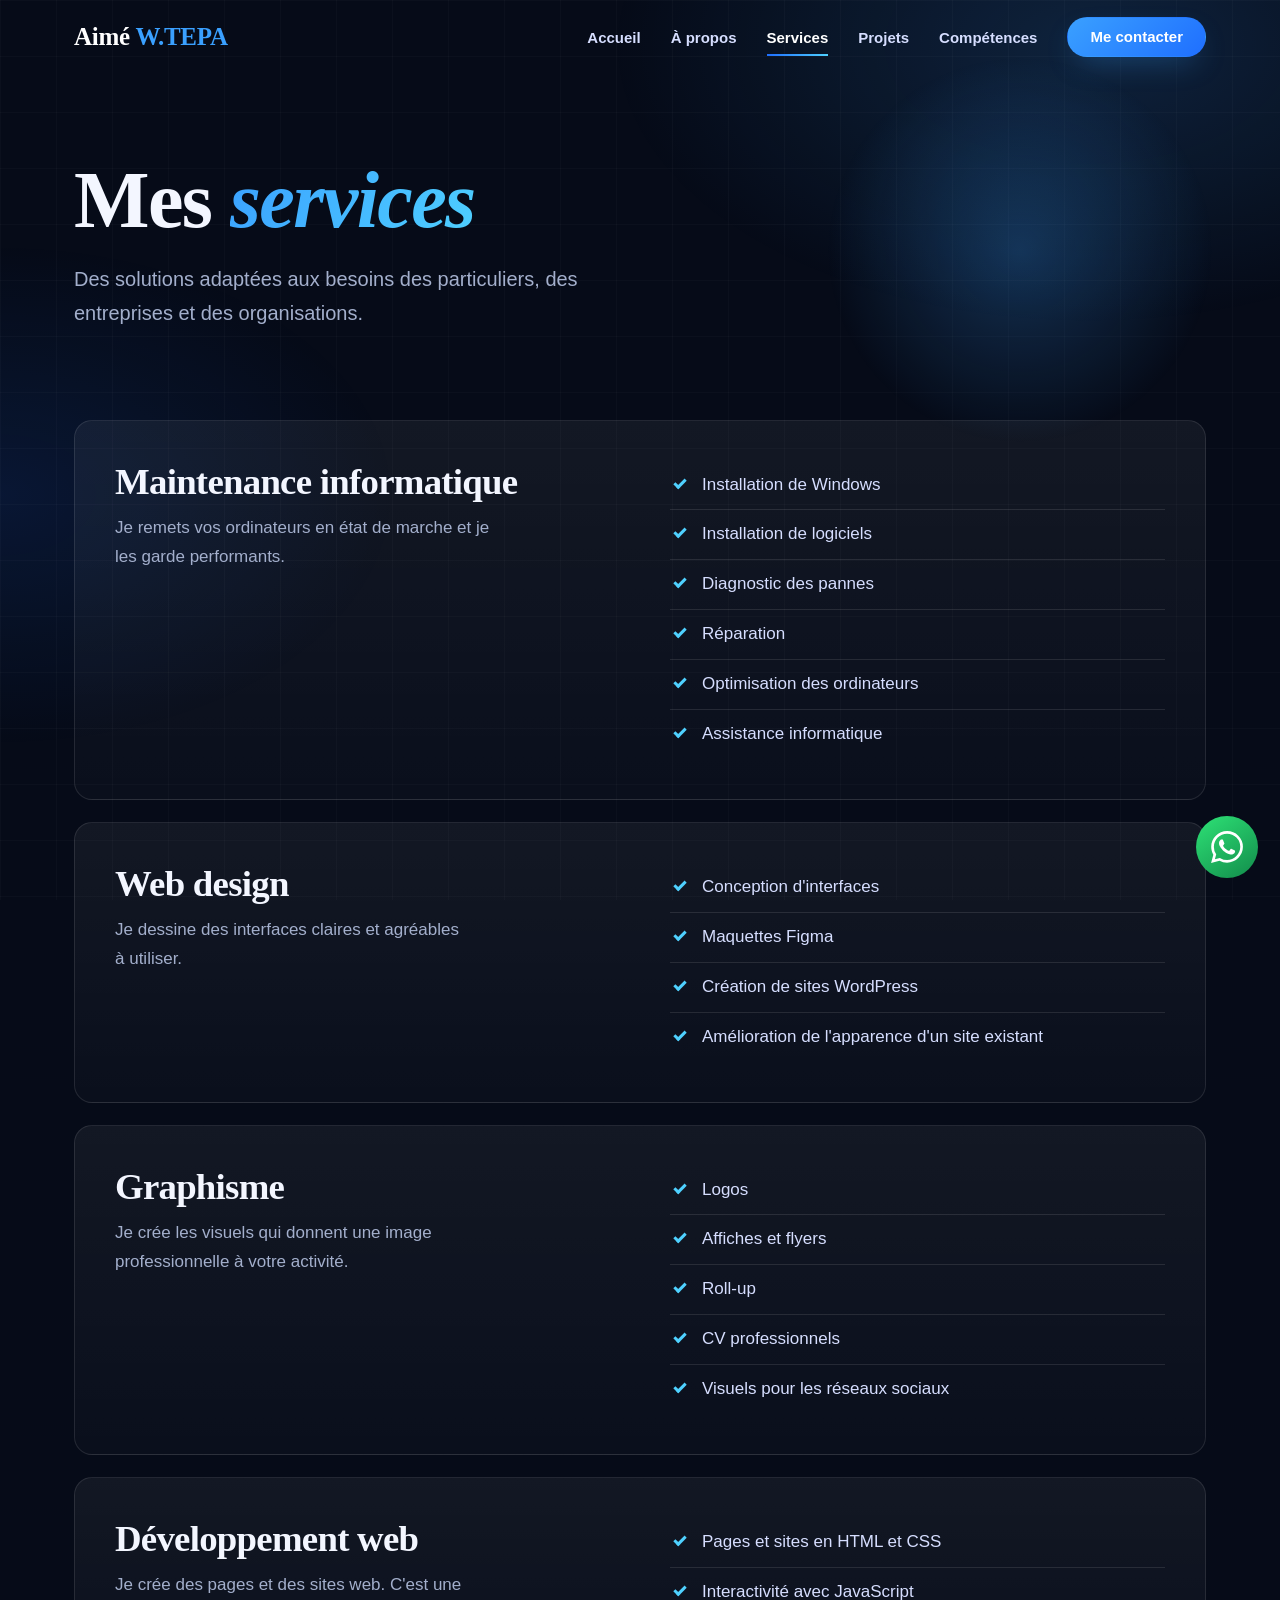
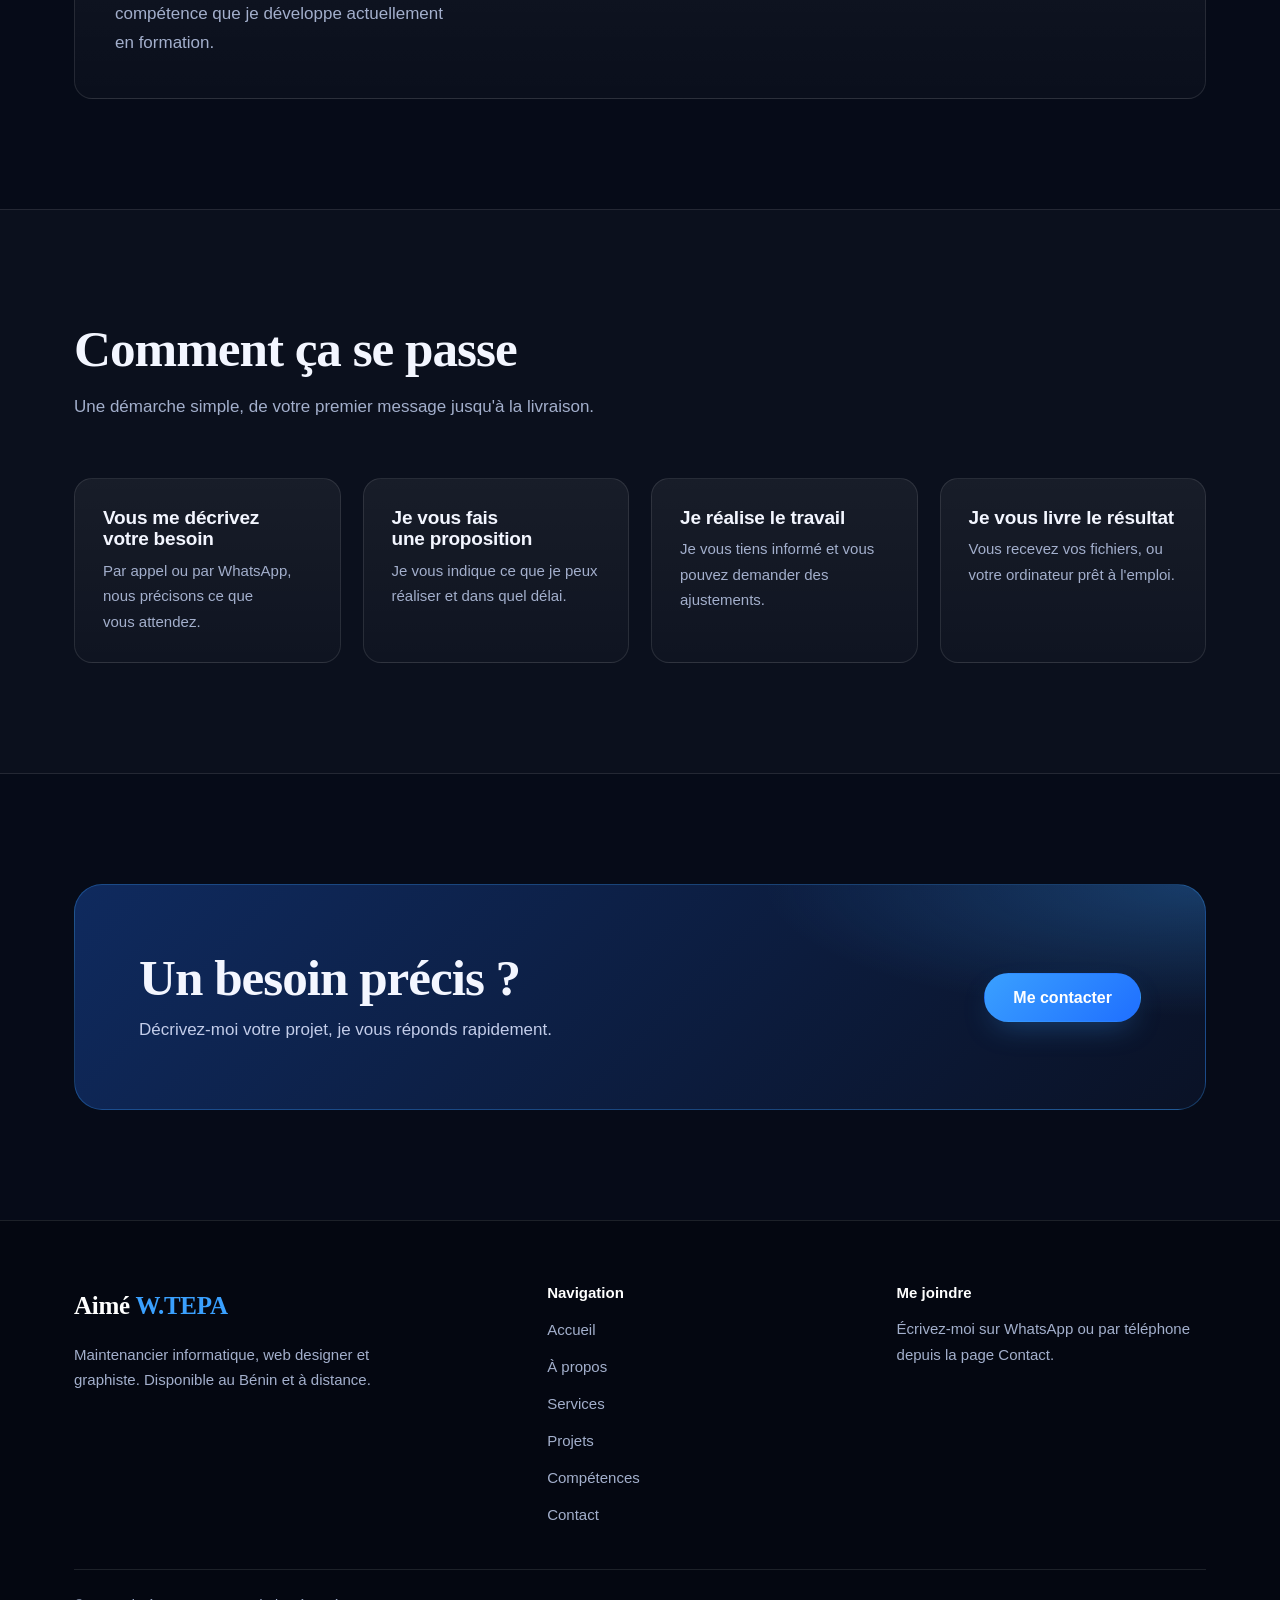
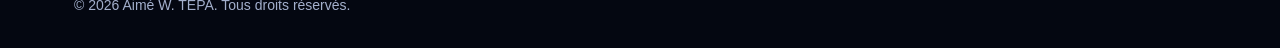
<file: services.html>
<!DOCTYPE html>
<html lang="fr">

<head>
    <meta charset="UTF-8">
    <meta name="viewport" content="width=device-width, initial-scale=1.0">

    <title>Services | Aimé W. TEPA</title>
    <meta name="description" content="Maintenance informatique, web design, graphisme et développement web : les services proposés par Aimé W. TEPA.">
    <meta name="theme-color" content="#060b18">
    <meta name="color-scheme" content="dark">

    <!-- Aperçu lors d'un partage (WhatsApp, Facebook, LinkedIn) -->
    <meta property="og:type" content="website">
    <meta property="og:locale" content="fr_FR">
    <meta property="og:title" content="Services | Aimé W. TEPA">
    <meta property="og:description" content="Maintenance informatique, web design, graphisme et développement web : les services proposés par Aimé W. TEPA.">

    <!-- Icône de l'onglet : dépose un fichier images/favicon.png puis retire les symboles de commentaire
    <link rel="icon" href="images/favicon.png"> -->

    <!-- Active le mode "JavaScript" tout de suite pour éviter un affichage qui saute -->
    <script>document.documentElement.classList.add('js');</script>

    <!-- Polices -->
    <link rel="preconnect" href="https://fonts.googleapis.com">
    <link rel="preconnect" href="https://fonts.gstatic.com" crossorigin>
    <link
        href="https://fonts.googleapis.com/css2?family=Bricolage+Grotesque:opsz,wght@12..96,500;12..96,700;12..96,800&family=Hanken+Grotesk:wght@400;500;600;700&display=swap"
        rel="stylesheet">

    <link rel="stylesheet" href="style.css">
</head>

<body>

    <a class="skip-link" href="#contenu">Aller au contenu</a>

    <!-- ========================================
         MENU DE NAVIGATION
         Pour ajouter une page : copie un <li> et change le lien.
    ========================================= -->
    <header class="site-header">
        <nav class="navbar" aria-label="Navigation principale">

            <a href="index.html" class="logo" aria-label="Aimé W. TEPA, retour à l'accueil">Aimé <span>W.TEPA</span></a>

            <button class="menu-toggle" type="button" aria-expanded="false" aria-controls="menu">
                <span class="menu-toggle-label">Menu</span>
                <span class="menu-toggle-icon" aria-hidden="true"></span>
            </button>

            <ul class="nav-links" id="menu">
                <li><a href="index.html">Accueil</a></li>
                <li><a href="about.html">À propos</a></li>
                <li><a href="services.html" aria-current="page">Services</a></li>
                <li><a href="projects.html">Projets</a></li>
                <li><a href="skills.html">Compétences</a></li>
                <li><a href="contact.html" class="btn btn-sm">Me contacter</a></li>
            </ul>

        </nav>
    </header>

    <main id="contenu">

        <!-- En-tête de la page -->
        <section class="page-hero wrap">
            <h1 data-enter style="--i:0">Mes <em class="accent">services</em></h1>
            <p data-enter style="--i:1">Des solutions adaptées aux besoins des particuliers, des entreprises et des organisations.</p>
        </section>

        <section class="section" style="padding-top:20px" aria-label="Liste des services">
            <div class="wrap">
                <div class="service-details" data-stagger>
                    <article class="card service-detail" data-spot>
                        <div>
                            <h2 id="s-maintenance">Maintenance informatique</h2>
                            <p>Je remets vos ordinateurs en état de marche et je les garde performants.</p>
                        </div>
                        <ul class="check-list">
                            <li>Installation de Windows</li>
                            <li>Installation de logiciels</li>
                            <li>Diagnostic des pannes</li>
                            <li>Réparation</li>
                            <li>Optimisation des ordinateurs</li>
                            <li>Assistance informatique</li>
                        </ul>
                    </article>
                    <article class="card service-detail" data-spot>
                        <div>
                            <h2 id="s-webdesign">Web design</h2>
                            <p>Je dessine des interfaces claires et agréables à utiliser.</p>
                        </div>
                        <ul class="check-list">
                            <li>Conception d'interfaces</li>
                            <li>Maquettes Figma</li>
                            <li>Création de sites WordPress</li>
                            <li>Amélioration de l'apparence d'un site existant</li>
                        </ul>
                    </article>
                    <article class="card service-detail" data-spot>
                        <div>
                            <h2 id="s-graphisme">Graphisme</h2>
                            <p>Je crée les visuels qui donnent une image professionnelle à votre activité.</p>
                        </div>
                        <ul class="check-list">
                            <li>Logos</li>
                            <li>Affiches et flyers</li>
                            <li>Roll-up</li>
                            <li>CV professionnels</li>
                            <li>Visuels pour les réseaux sociaux</li>
                        </ul>
                    </article>
                    <article class="card service-detail" data-spot>
                        <div>
                            <h2 id="s-dev">Développement web</h2>
                            <p>Je crée des pages et des sites web. C'est une compétence que je développe actuellement en formation.</p>
                        </div>
                        <ul class="check-list">
                            <li>Pages et sites en HTML et CSS</li>
                            <li>Interactivité avec JavaScript</li>
                        </ul>
                    </article>
                </div>
            </div>
        </section>

        <!-- Les étapes se suivent vraiment : la numérotation est utile ici.
             Modifie les textes selon ta façon de travailler. -->
        <section class="section section-alt" aria-labelledby="titre-etapes">
            <div class="wrap">
                <header class="section-head" data-reveal>
                    <h2 id="titre-etapes">Comment ça se passe</h2>
                    <p>Une démarche simple, de votre premier message jusqu'à la livraison.</p>
                </header>
                <ol class="steps" data-stagger>
                    <li class="card" data-spot><h3>Vous me décrivez votre besoin</h3><p>Par appel ou par WhatsApp, nous précisons ce que vous attendez.</p></li>
                    <li class="card" data-spot><h3>Je vous fais une proposition</h3><p>Je vous indique ce que je peux réaliser et dans quel délai.</p></li>
                    <li class="card" data-spot><h3>Je réalise le travail</h3><p>Je vous tiens informé et vous pouvez demander des ajustements.</p></li>
                    <li class="card" data-spot><h3>Je vous livre le résultat</h3><p>Vous recevez vos fichiers, ou votre ordinateur prêt à l'emploi.</p></li>
                </ol>
            </div>
        </section>

        <!-- Appel à l'action -->
        <section class="section" aria-labelledby="titre-cta">
            <div class="wrap">
                <div class="card cta-panel" data-reveal>
                    <div class="cta-simple" style="grid-column:1/-1">
                        <div>
                            <h2 id="titre-cta">Un besoin précis ?</h2>
                            <p>Décrivez-moi votre projet, je vous réponds rapidement.</p>
                        </div>
                        <a href="contact.html" class="btn">Me contacter</a>
                    </div>
                </div>
            </div>
        </section>

    </main>

    <!-- ========================================
         PIED DE PAGE
    ========================================= -->
    <footer class="site-footer">
        <div class="wrap">
            <div class="footer-grid">
                <div>
                    <a href="index.html" class="logo">Aimé <span>W.TEPA</span></a>
                    <p>Maintenancier informatique, web designer et graphiste. Disponible au Bénin et à distance.</p>
                </div>
                <div>
                    <h2>Navigation</h2>
                    <ul>
                        <li><a href="index.html">Accueil</a></li>
                        <li><a href="about.html">À propos</a></li>
                        <li><a href="services.html">Services</a></li>
                        <li><a href="projects.html">Projets</a></li>
                        <li><a href="skills.html">Compétences</a></li>
                        <li><a href="contact.html">Contact</a></li>
                    </ul>
                </div>
                <div>
                    <h2>Me joindre</h2>
                    <ul data-reseaux hidden></ul>
                    <p>Écrivez-moi sur WhatsApp ou par téléphone depuis la page Contact.</p>
                </div>
            </div>
            <p class="copyright">© <span data-year>2026</span> Aimé W. TEPA. Tous droits réservés.</p>
        </div>
    </footer>

   <!-- Boutons flottants : retour en haut + WhatsApp (change le numéro dans le lien WhatsApp si besoin) -->
    <div class="float-actions">
        <a class="to-top" href="#" aria-label="Remonter en haut de la page">
            <svg class="to-top-ring" viewBox="0 0 48 48" aria-hidden="true">
                <circle class="ring-bg" cx="24" cy="24" r="22"/>
                <circle class="ring-fg" cx="24" cy="24" r="22"/>
            </svg>
            <svg class="to-top-arrow" viewBox="0 0 24 24" aria-hidden="true"><polyline points="6 15 12 9 18 15"/></svg>
        </a>
        <a class="wa-float" href="https://wa.me/2290152793504" data-whatsapp target="_blank" rel="noopener"
            aria-label="Discuter sur WhatsApp">
            <svg viewBox="0 0 24 24" aria-hidden="true"><path d="M17.472 14.382c-.297-.149-1.758-.867-2.03-.967-.273-.099-.471-.148-.67.15-.197.297-.767.966-.94 1.164-.173.199-.347.223-.644.075-.297-.15-1.255-.463-2.39-1.475-.883-.788-1.48-1.761-1.653-2.059-.173-.297-.018-.458.13-.606.134-.133.298-.347.446-.52.149-.174.198-.298.298-.497.099-.198.05-.371-.025-.52-.075-.149-.669-1.612-.916-2.207-.242-.579-.487-.5-.669-.51-.173-.008-.371-.01-.57-.01-.198 0-.52.074-.792.372-.272.297-1.04 1.016-1.04 2.479 0 1.462 1.065 2.875 1.213 3.074.149.198 2.096 3.2 5.077 4.487.709.306 1.262.489 1.694.625.712.227 1.36.195 1.871.118.571-.085 1.758-.719 2.006-1.413.248-.694.248-1.289.173-1.413-.074-.124-.272-.198-.57-.347m-5.421 7.403h-.004a9.87 9.87 0 01-5.031-1.378l-.361-.214-3.741.982.998-3.648-.235-.374a9.86 9.86 0 01-1.51-5.26c.001-5.45 4.436-9.884 9.888-9.884 2.64 0 5.122 1.03 6.988 2.898a9.825 9.825 0 012.893 6.994c-.003 5.45-4.437 9.884-9.885 9.884m8.413-18.297A11.815 11.815 0 0012.05 0C5.495 0 .16 5.335.157 11.892c0 2.096.547 4.142 1.588 5.945L.057 24l6.305-1.654a11.882 11.882 0 005.683 1.448h.005c6.554 0 11.89-5.335 11.893-11.893a11.821 11.821 0 00-3.48-8.413Z"/></svg>
            <span class="wa-label" aria-hidden="true">Discuter sur WhatsApp</span>
        </a>
    </div>

    <script src="script.js" onerror="document.documentElement.classList.remove('js')"></script>
</body>

</html>
</file>
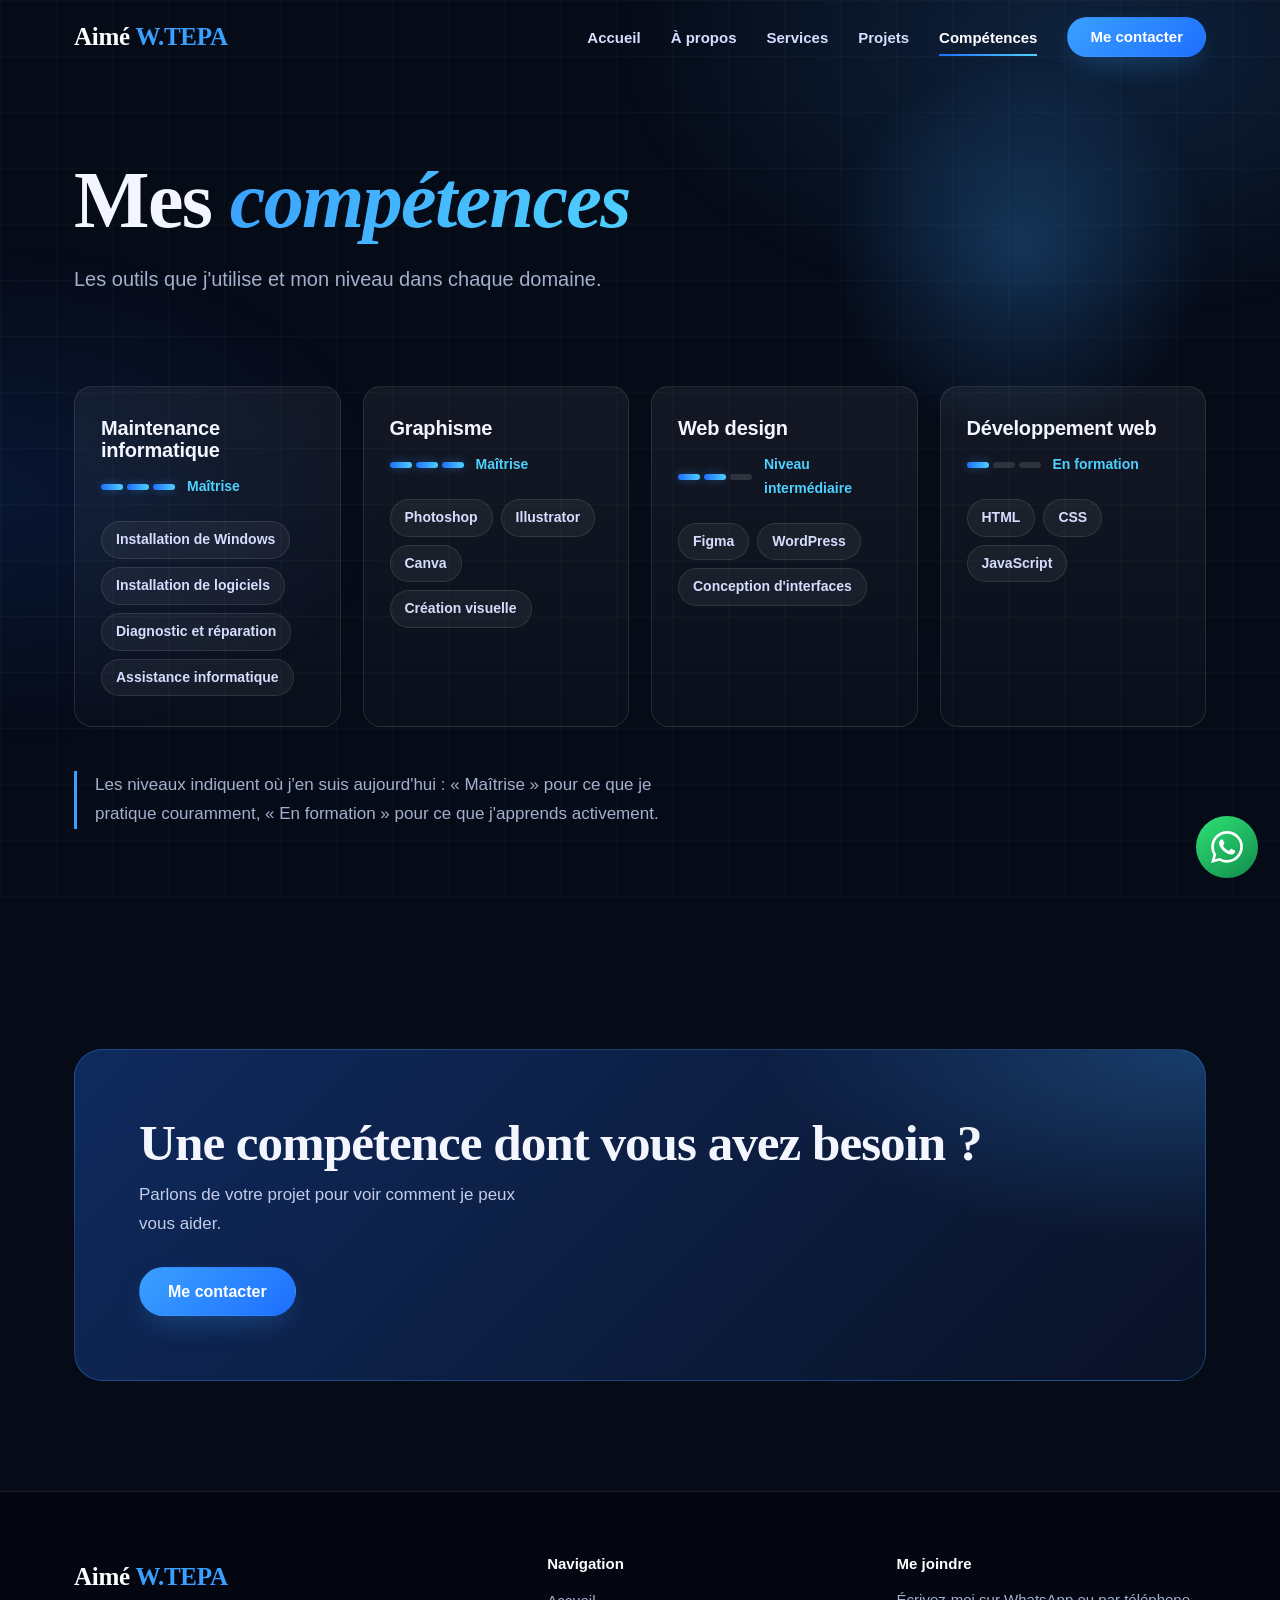
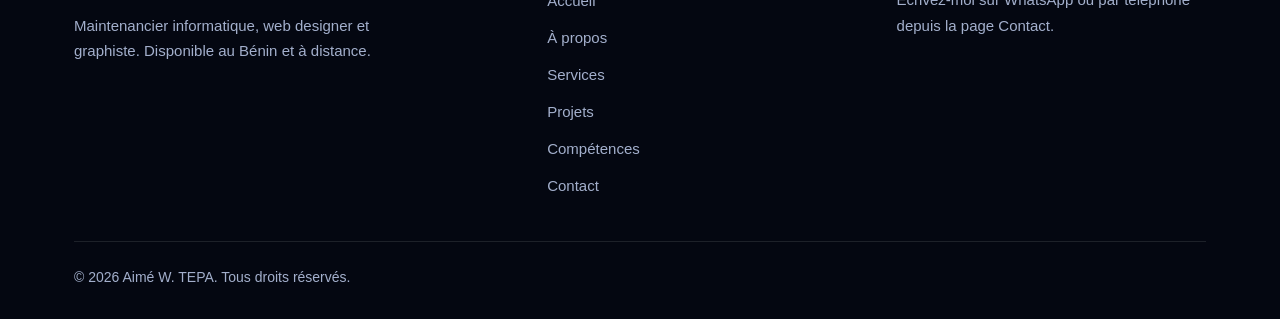
<file: skills.html>
<!DOCTYPE html>
<html lang="fr">

<head>
    <meta charset="UTF-8">
    <meta name="viewport" content="width=device-width, initial-scale=1.0">

    <title>Compétences | Aimé W. TEPA</title>
    <meta name="description" content="Compétences de Aimé W. TEPA : maintenance, Photoshop, Illustrator, Figma, WordPress, HTML, CSS et JavaScript.">
    <meta name="theme-color" content="#060b18">
    <meta name="color-scheme" content="dark">

    <!-- Aperçu lors d'un partage (WhatsApp, Facebook, LinkedIn) -->
    <meta property="og:type" content="website">
    <meta property="og:locale" content="fr_FR">
    <meta property="og:title" content="Compétences | Aimé W. TEPA">
    <meta property="og:description" content="Compétences de Aimé W. TEPA : maintenance, Photoshop, Illustrator, Figma, WordPress, HTML, CSS et JavaScript.">

    <!-- Icône de l'onglet : dépose un fichier images/favicon.png puis retire les symboles de commentaire
    <link rel="icon" href="images/favicon.png"> -->

    <!-- Active le mode "JavaScript" tout de suite pour éviter un affichage qui saute -->
    <script>document.documentElement.classList.add('js');</script>

    <!-- Polices -->
    <link rel="preconnect" href="https://fonts.googleapis.com">
    <link rel="preconnect" href="https://fonts.gstatic.com" crossorigin>
    <link
        href="https://fonts.googleapis.com/css2?family=Bricolage+Grotesque:opsz,wght@12..96,500;12..96,700;12..96,800&family=Hanken+Grotesk:wght@400;500;600;700&display=swap"
        rel="stylesheet">

    <link rel="stylesheet" href="style.css">
</head>

<body>

    <a class="skip-link" href="#contenu">Aller au contenu</a>

    <!-- ========================================
         MENU DE NAVIGATION
         Pour ajouter une page : copie un <li> et change le lien.
    ========================================= -->
    <header class="site-header">
        <nav class="navbar" aria-label="Navigation principale">

            <a href="index.html" class="logo" aria-label="Aimé W. TEPA, retour à l'accueil">Aimé <span>W.TEPA</span></a>

            <button class="menu-toggle" type="button" aria-expanded="false" aria-controls="menu">
                <span class="menu-toggle-label">Menu</span>
                <span class="menu-toggle-icon" aria-hidden="true"></span>
            </button>

            <ul class="nav-links" id="menu">
                <li><a href="index.html">Accueil</a></li>
                <li><a href="about.html">À propos</a></li>
                <li><a href="services.html">Services</a></li>
                <li><a href="projects.html">Projets</a></li>
                <li><a href="skills.html" aria-current="page">Compétences</a></li>
                <li><a href="contact.html" class="btn btn-sm">Me contacter</a></li>
            </ul>

        </nav>
    </header>

    <main id="contenu">

        <!-- En-tête de la page -->
        <section class="page-hero wrap">
            <h1 data-enter style="--i:0">Mes <em class="accent">compétences</em></h1>
            <p data-enter style="--i:1">Les outils que j'utilise et mon niveau dans chaque domaine.</p>
        </section>

        <section class="section" style="padding-top:20px" aria-label="Compétences">
            <div class="wrap">
                <div class="skills-grid" data-stagger>
                    <article class="card skill" data-spot>
                        <h3>Maintenance informatique</h3>
                        <p class="level" data-level="3"><span class="level-bars" aria-hidden="true"><i></i><i></i><i></i></span>Maîtrise</p>
                        <ul>
                            <li>Installation de Windows</li>
                            <li>Installation de logiciels</li>
                            <li>Diagnostic et réparation</li>
                            <li>Assistance informatique</li>
                        </ul>
                    </article>
                    <article class="card skill" data-spot>
                        <h3>Graphisme</h3>
                        <p class="level" data-level="3"><span class="level-bars" aria-hidden="true"><i></i><i></i><i></i></span>Maîtrise</p>
                        <ul>
                            <li>Photoshop</li>
                            <li>Illustrator</li>
                            <li>Canva</li>
                            <li>Création visuelle</li>
                        </ul>
                    </article>
                    <article class="card skill" data-spot>
                        <h3>Web design</h3>
                        <p class="level" data-level="2"><span class="level-bars" aria-hidden="true"><i></i><i></i><i></i></span>Niveau intermédiaire</p>
                        <ul>
                            <li>Figma</li>
                            <li>WordPress</li>
                            <li>Conception d'interfaces</li>
                        </ul>
                    </article>
                    <article class="card skill" data-spot>
                        <h3>Développement web</h3>
                        <p class="level" data-level="1"><span class="level-bars" aria-hidden="true"><i></i><i></i><i></i></span>En formation</p>
                        <ul>
                            <li>HTML</li>
                            <li>CSS</li>
                            <li>JavaScript</li>
                        </ul>
                    </article>
                </div>
                <p class="note" data-reveal>
                    Les niveaux indiquent où j'en suis aujourd'hui : « Maîtrise » pour ce que je pratique
                    couramment, « En formation » pour ce que j'apprends activement.
                </p>
            </div>
        </section>

        <!-- Appel à l'action -->
        <section class="section" aria-labelledby="titre-cta">
            <div class="wrap">
                <div class="card cta-panel" data-reveal>
                    <div class="cta-simple" style="grid-column:1/-1">
                        <div>
                            <h2 id="titre-cta">Une compétence dont vous avez besoin ?</h2>
                            <p>Parlons de votre projet pour voir comment je peux vous aider.</p>
                        </div>
                        <a href="contact.html" class="btn">Me contacter</a>
                    </div>
                </div>
            </div>
        </section>

    </main>

    <!-- ========================================
         PIED DE PAGE
    ========================================= -->
    <footer class="site-footer">
        <div class="wrap">
            <div class="footer-grid">
                <div>
                    <a href="index.html" class="logo">Aimé <span>W.TEPA</span></a>
                    <p>Maintenancier informatique, web designer et graphiste. Disponible au Bénin et à distance.</p>
                </div>
                <div>
                    <h2>Navigation</h2>
                    <ul>
                        <li><a href="index.html">Accueil</a></li>
                        <li><a href="about.html">À propos</a></li>
                        <li><a href="services.html">Services</a></li>
                        <li><a href="projects.html">Projets</a></li>
                        <li><a href="skills.html">Compétences</a></li>
                        <li><a href="contact.html">Contact</a></li>
                    </ul>
                </div>
                <div>
                    <h2>Me joindre</h2>
                    <ul data-reseaux hidden></ul>
                    <p>Écrivez-moi sur WhatsApp ou par téléphone depuis la page Contact.</p>
                </div>
            </div>
            <p class="copyright">© <span data-year>2026</span> Aimé W. TEPA. Tous droits réservés.</p>
        </div>
    </footer>

   <!-- Boutons flottants : retour en haut + WhatsApp (change le numéro dans le lien WhatsApp si besoin) -->
    <div class="float-actions">
        <a class="to-top" href="#" aria-label="Remonter en haut de la page">
            <svg class="to-top-ring" viewBox="0 0 48 48" aria-hidden="true">
                <circle class="ring-bg" cx="24" cy="24" r="22"/>
                <circle class="ring-fg" cx="24" cy="24" r="22"/>
            </svg>
            <svg class="to-top-arrow" viewBox="0 0 24 24" aria-hidden="true"><polyline points="6 15 12 9 18 15"/></svg>
        </a>
        <a class="wa-float" href="https://wa.me/2290152793504" data-whatsapp target="_blank" rel="noopener"
            aria-label="Discuter sur WhatsApp">
            <svg viewBox="0 0 24 24" aria-hidden="true"><path d="M17.472 14.382c-.297-.149-1.758-.867-2.03-.967-.273-.099-.471-.148-.67.15-.197.297-.767.966-.94 1.164-.173.199-.347.223-.644.075-.297-.15-1.255-.463-2.39-1.475-.883-.788-1.48-1.761-1.653-2.059-.173-.297-.018-.458.13-.606.134-.133.298-.347.446-.52.149-.174.198-.298.298-.497.099-.198.05-.371-.025-.52-.075-.149-.669-1.612-.916-2.207-.242-.579-.487-.5-.669-.51-.173-.008-.371-.01-.57-.01-.198 0-.52.074-.792.372-.272.297-1.04 1.016-1.04 2.479 0 1.462 1.065 2.875 1.213 3.074.149.198 2.096 3.2 5.077 4.487.709.306 1.262.489 1.694.625.712.227 1.36.195 1.871.118.571-.085 1.758-.719 2.006-1.413.248-.694.248-1.289.173-1.413-.074-.124-.272-.198-.57-.347m-5.421 7.403h-.004a9.87 9.87 0 01-5.031-1.378l-.361-.214-3.741.982.998-3.648-.235-.374a9.86 9.86 0 01-1.51-5.26c.001-5.45 4.436-9.884 9.888-9.884 2.64 0 5.122 1.03 6.988 2.898a9.825 9.825 0 012.893 6.994c-.003 5.45-4.437 9.884-9.885 9.884m8.413-18.297A11.815 11.815 0 0012.05 0C5.495 0 .16 5.335.157 11.892c0 2.096.547 4.142 1.588 5.945L.057 24l6.305-1.654a11.882 11.882 0 005.683 1.448h.005c6.554 0 11.89-5.335 11.893-11.893a11.821 11.821 0 00-3.48-8.413Z"/></svg>
            <span class="wa-label" aria-hidden="true">Discuter sur WhatsApp</span>
        </a>
    </div>

    <script src="script.js" onerror="document.documentElement.classList.remove('js')"></script>
</body>

</html>
</file>
<file: style.css>
/* ==================================================
   PORTFOLIO — Aimé W. TEPA  (thème sombre)
   --------------------------------------------------
   Pour changer l'apparence du site, modifie surtout
   les valeurs de la section 1 (couleurs, polices,
   espacements). Tout le reste s'adapte automatiquement.
================================================== */


/* ==================================================
   1. VARIABLES (à modifier en priorité)
================================================== */
:root {
    /* Couleurs */
    --bg: #060b18;            /* fond de page (bleu nuit) */
    --bg-2: #0a1226;          /* fond des zones alternées */
    --text: #f3f6ff;          /* texte principal */
    --muted: #a3afcc;         /* texte secondaire */
    --line: rgba(255, 255, 255, 0.1);   /* traits et bordures */
    --blue: #3aa0ff;          /* bleu principal */
    --blue-deep: #1f6fff;     /* bleu profond */
    --cyan: #4fd1ff;          /* bleu clair lumineux */
    --glow: rgba(58, 160, 255, 0.35);   /* halo lumineux */
    --wa: #25d366;            /* vert WhatsApp */

    /* Polices */
    --font-title: "Fraunces", Georgia, "Times New Roman", serif;
    --font-text: "Manrope", "Segoe UI", Arial, sans-serif;

    /* Mise en page */
    --width: 1180px;
    --gutter: 24px;
    --section-space: 110px;
    --radius: 18px;
}


/* ==================================================
   2. RÉGLAGES GÉNÉRAUX
================================================== */
*,
*::before,
*::after {
    margin: 0;
    padding: 0;
    box-sizing: border-box;
}

html {
    overflow-x: clip;
    scroll-behavior: smooth;
    scroll-padding-top: 90px;
    -webkit-text-size-adjust: 100%;
}

body {
    position: relative;
    isolation: isolate;
    overflow-x: clip;
    font-family: var(--font-text);
    font-size: 17px;
    line-height: 1.7;
    color: var(--text);
    background-color: var(--bg);
    -webkit-font-smoothing: antialiased;
}

/* Fond : lueurs bleues et quadrillage très discret */
body::before {
    content: "";
    position: fixed;
    inset: 0;
    z-index: -1;
    pointer-events: none;
    background:
        radial-gradient(60% 50% at 85% 5%, rgba(58, 160, 255, 0.16), transparent 62%),
        radial-gradient(50% 45% at 0% 55%, rgba(31, 111, 255, 0.12), transparent 62%),
        linear-gradient(rgba(255, 255, 255, 0.025) 1px, transparent 1px) 0 0 / 56px 56px,
        linear-gradient(90deg, rgba(255, 255, 255, 0.025) 1px, transparent 1px) 0 0 / 56px 56px;
}

h1,
h2,
h3 {
    line-height: 1.12;
    text-wrap: balance;
}

h1,
h2 {
    font-family: var(--font-title);
    font-weight: 700;
    letter-spacing: -0.02em;
}

h3 {
    font-family: var(--font-text);
    font-weight: 700;
    letter-spacing: -0.01em;
}

p {
    color: var(--muted);
    text-wrap: pretty;
}

a {
    color: inherit;
    text-decoration: none;
}

ul,
ol {
    list-style: none;
}

img {
    display: block;
    max-width: 100%;
    height: auto;
}

::selection {
    background-color: var(--blue-deep);
    color: #ffffff;
}

:focus-visible {
    outline: 2px solid var(--cyan);
    outline-offset: 3px;
    border-radius: 4px;
}

[hidden] {
    display: none !important;
}

.wrap {
    width: 100%;
    max-width: var(--width);
    margin-inline: auto;
    padding-inline: var(--gutter);
}

.sr-only {
    position: absolute;
    width: 1px;
    height: 1px;
    margin: -1px;
    padding: 0;
    overflow: hidden;
    clip: rect(0, 0, 0, 0);
    white-space: nowrap;
    border: 0;
}

.skip-link {
    position: absolute;
    top: -60px;
    left: 16px;
    z-index: 2000;
    padding: 10px 16px;
    background-color: var(--blue-deep);
    color: #ffffff;
    border-radius: 999px;
    transition: top 0.2s;
}

.skip-link:focus {
    top: 12px;
}

/* Barre de progression de lecture (ajoutée par le JavaScript) */
.progress {
    position: fixed;
    top: 0;
    left: 0;
    z-index: 1100;
    width: 100%;
    height: 3px;
    background: linear-gradient(90deg, var(--blue-deep), var(--cyan));
    transform: scaleX(0);
    transform-origin: left;
}


/* ==================================================
   3. NAVIGATION
================================================== */
.site-header {
    position: fixed;
    top: 0;
    left: 0;
    right: 0;
    z-index: 1000;
    border-bottom: 1px solid transparent;
    transition: background-color 0.3s, border-color 0.3s, backdrop-filter 0.3s;
}

.site-header.is-scrolled {
    background-color: rgba(6, 11, 24, 0.8);
    backdrop-filter: blur(14px);
    -webkit-backdrop-filter: blur(14px);
    border-bottom-color: var(--line);
}

.navbar {
    position: relative;
    max-width: var(--width);
    margin-inline: auto;
    padding: 16px var(--gutter);
    display: flex;
    align-items: center;
    justify-content: space-between;
}

.logo {
    font-family: var(--font-title);
    font-size: 25px;
    font-weight: 700;
    letter-spacing: -0.01em;
    color: #ffffff;
}

.logo span {
    color: var(--blue);
}

.nav-links {
    display: flex;
    align-items: center;
    gap: 30px;
}

.nav-links a:not(.btn) {
    position: relative;
    display: inline-block;
    padding: 6px 0;
    font-size: 15px;
    font-weight: 600;
    color: #d6deff;
    transition: color 0.2s;
}

.nav-links a:not(.btn)::after {
    content: "";
    position: absolute;
    left: 0;
    bottom: 0;
    width: 100%;
    height: 2px;
    background: linear-gradient(90deg, var(--blue-deep), var(--cyan));
    transform: scaleX(0);
    transform-origin: left;
    transition: transform 0.25s ease;
}

.nav-links a:not(.btn):hover {
    color: #ffffff;
}

.nav-links a:not(.btn):hover::after,
.nav-links a:not(.btn)[aria-current="page"]::after {
    transform: scaleX(1);
}

.nav-links a[aria-current="page"]:not(.btn) {
    color: #ffffff;
}

.menu-toggle {
    display: none;
}


/* ==================================================
   4. BOUTONS ET LIENS
================================================== */
.btn {
    display: inline-block;
    padding: 14px 28px;
    background: linear-gradient(135deg, var(--blue), var(--blue-deep));
    color: #ffffff;
    border: 1px solid transparent;
    border-radius: 999px;
    font-family: inherit;
    font-size: 16px;
    font-weight: 700;
    line-height: 1.2;
    cursor: pointer;
    box-shadow: 0 12px 30px -10px var(--glow);
    transition: transform 0.25s, box-shadow 0.25s, background-color 0.25s, border-color 0.25s;
}

.btn:hover {
    transform: translateY(-2px);
    box-shadow: 0 18px 36px -10px rgba(58, 160, 255, 0.6);
}

.btn-sm {
    padding: 10px 22px;
    font-size: 15px;
}

.btn-ghost {
    background: rgba(255, 255, 255, 0.04);
    border-color: rgba(255, 255, 255, 0.2);
    box-shadow: none;
}

.btn-ghost:hover {
    background: rgba(255, 255, 255, 0.1);
    border-color: rgba(255, 255, 255, 0.4);
    box-shadow: none;
}

.link {
    font-weight: 700;
    color: var(--blue);
    background-image: linear-gradient(currentColor, currentColor);
    background-size: 0 2px;
    background-position: 0 100%;
    background-repeat: no-repeat;
    padding-bottom: 2px;
    transition: background-size 0.25s, color 0.2s;
}

.link:hover {
    color: var(--cyan);
    background-size: 100% 2px;
}


/* ==================================================
   5. ACCUEIL
================================================== */
.hero {
    min-height: min(900px, 100svh);
    padding-block: 140px 80px;
    display: grid;
    grid-template-columns: minmax(0, 1.05fr) minmax(0, 0.95fr);
    align-items: center;
    gap: 50px;
}

.badge {
    display: inline-flex;
    align-items: center;
    gap: 10px;
    padding: 8px 18px;
    margin-bottom: 28px;
    background: rgba(58, 160, 255, 0.08);
    border: 1px solid rgba(58, 160, 255, 0.35);
    border-radius: 999px;
    font-size: 13px;
    font-weight: 800;
    letter-spacing: 0.08em;
    text-transform: uppercase;
    color: var(--cyan);
}

.badge-dot {
    width: 8px;
    height: 8px;
    border-radius: 50%;
    background-color: #35e08a;
    animation: ping 2.2s ease-out infinite;
}

.hero h1 {
    font-size: clamp(2.9rem, 6.4vw, 5.3rem);
    line-height: 1.02;
    letter-spacing: -0.025em;
    margin-bottom: 26px;
}

.hero h1 em {
    white-space: nowrap;
}

.hero h1 em,
.accent {
    font-style: italic;
    font-weight: 600;
    background: linear-gradient(120deg, var(--blue), var(--cyan));
    -webkit-background-clip: text;
    background-clip: text;
    color: transparent;
    padding-right: 0.08em;
}

.hero-text {
    max-width: 52ch;
    font-size: 18px;
    margin-bottom: 14px;
}

.hero-name {
    margin-bottom: 32px;
    font-weight: 600;
    color: var(--text);
}

.hero-name span {
    color: var(--muted);
    font-weight: 500;
}

.hero-buttons {
    display: flex;
    flex-wrap: wrap;
    gap: 14px;
}

.hero-availability {
    margin-top: 26px;
    font-size: 15px;
}

/* ----- Orbe lumineux avec la photo ----- */
.hero-visual {
    position: relative;
    width: min(460px, 100%);
    aspect-ratio: 1;
    margin-inline: auto;
}

.orb-glow {
    position: absolute;
    inset: -12%;
    background: radial-gradient(circle, rgba(58, 160, 255, 0.4), transparent 62%);
    animation: pulse 5s ease-in-out infinite;
}

.orb-border {
    position: absolute;
    inset: 0;
    border: 1px solid rgba(255, 255, 255, 0.08);
    border-radius: 50%;
}

.orb-ring {
    position: absolute;
    inset: 3%;
    border-radius: 50%;
    background: conic-gradient(from 0deg, transparent 0 55%, var(--cyan) 85%, var(--blue-deep) 100%);
    -webkit-mask: radial-gradient(farthest-side, transparent calc(100% - 3px), #000 calc(100% - 2px));
    mask: radial-gradient(farthest-side, transparent calc(100% - 3px), #000 calc(100% - 2px));
    animation: spin 9s linear infinite;
}

.orb-photo {
    position: absolute;
    inset: 9%;
    overflow: hidden;
    border-radius: 50%;
    border: 1px solid rgba(255, 255, 255, 0.12);
    background: radial-gradient(circle at 50% 28%, #16396f 0%, #0a1226 72%);
}

.orb-photo img {
    position: absolute;
    bottom: 0;
    left: 50%;
    height: 97%;
    width: auto;
    max-width: none;
    transform: translateX(-50%);
}

.chip {
    position: absolute;
    display: inline-flex;
    align-items: center;
    gap: 10px;
    padding: 10px 16px;
    background: rgba(14, 24, 48, 0.8);
    border: 1px solid var(--line);
    border-radius: 14px;
    backdrop-filter: blur(10px);
    -webkit-backdrop-filter: blur(10px);
    box-shadow: 0 16px 40px -12px rgba(0, 0, 0, 0.7);
    font-size: 14px;
    font-weight: 700;
    color: #ffffff;
    white-space: nowrap;
    animation: float 6s ease-in-out infinite;
    animation-delay: var(--d, 0s);
}

.chip svg {
    width: 18px;
    height: 18px;
    color: var(--cyan);
}

.chip-1 { top: 10%; right: -6%; --d: 0s; }
.chip-2 { top: 48%; right: -12%; --d: -1.5s; }
.chip-3 { bottom: 6%; left: -8%; --d: -3s; }
.chip-4 { top: 22%; left: -10%; --d: -4.5s; }

/* Entrée de la page : une seule fois, au chargement */
@keyframes enter {
    from {
        opacity: 0;
        transform: translateY(22px);
    }

    to {
        opacity: 1;
        transform: none;
    }
}

[data-enter] {
    animation: enter 0.8s cubic-bezier(0.2, 0.7, 0.2, 1) both;
    animation-delay: calc(var(--i, 0) * 100ms);
}

@keyframes float {
    0%, 100% { transform: translateY(0); }
    50% { transform: translateY(-12px); }
}

@keyframes spin {
    to { transform: rotate(360deg); }
}

@keyframes pulse {
    0%, 100% { opacity: 0.65; transform: scale(0.96); }
    50% { opacity: 1; transform: scale(1.04); }
}

@keyframes ping {
    0% { box-shadow: 0 0 0 0 rgba(53, 224, 138, 0.6); }
    70%, 100% { box-shadow: 0 0 0 10px rgba(53, 224, 138, 0); }
}

@keyframes marquee {
    to { transform: translateX(-50%); }
}


/* ==================================================
   6. BANDE D'OUTILS (défilement) ET REPÈRES
================================================== */
.marquee {
    overflow: hidden;
    padding: 22px 0;
    border-block: 1px solid var(--line);
    background-color: rgba(255, 255, 255, 0.02);
    -webkit-mask-image: linear-gradient(90deg, transparent, #000 10%, #000 90%, transparent);
    mask-image: linear-gradient(90deg, transparent, #000 10%, #000 90%, transparent);
}

.marquee-track {
    display: flex;
    flex-wrap: wrap;
    justify-content: center;
    gap: 12px;
}

.marquee-track.is-running {
    flex-wrap: nowrap;
    justify-content: flex-start;
    gap: 0;
    width: max-content;
    animation: marquee 38s linear infinite;
}

.marquee:hover .marquee-track.is-running {
    animation-play-state: paused;
}

.marquee-list {
    display: flex;
    flex-wrap: inherit;
    justify-content: center;
    gap: 12px;
}

.marquee-track.is-running .marquee-list {
    flex-shrink: 0;
    padding-right: 12px;
}

.marquee-list li {
    padding: 9px 22px;
    border: 1px solid rgba(58, 160, 255, 0.55);
    border-radius: 999px;
    background-color: rgba(58, 160, 255, 0.12);
    font-size: 15px;
    font-weight: 600;
    color: #ffff;
    white-space: nowrap;
}
}

.facts {
    padding-block: 70px 0;
}

.facts ul {
    display: grid;
    grid-template-columns: repeat(4, minmax(0, 1fr));
}

.facts li {
    display: flex;
    flex-direction: column;
    padding: 6px 24px;
}

.facts li:first-child {
    padding-left: 0;
}

.facts li + li {
    border-left: 1px solid var(--line);
}

.facts strong {
    font-family: var(--font-title);
    font-size: clamp(2.2rem, 4vw, 3.2rem);
    font-weight: 700;
    line-height: 1.1;
    background: linear-gradient(120deg, #ffffff, var(--cyan));
    -webkit-background-clip: text;
    background-clip: text;
    color: transparent;
}

.facts span {
    font-size: 15px;
    color: var(--muted);
}


/* ==================================================
   7. SECTIONS (réglages communs)
================================================== */
.section {
    padding-block: var(--section-space);
}

.section-alt {
    background-color: rgba(255, 255, 255, 0.025);
    border-block: 1px solid var(--line);
}

.section-head {
    max-width: 660px;
    margin-bottom: 56px;
}

.section-head h2,
.cta-panel h2 {
    font-size: clamp(2rem, 4.4vw, 3.2rem);
    margin-bottom: 16px;
}

/* Carte avec lueur qui suit la souris */
.card {
    position: relative;
    overflow: hidden;
    background: linear-gradient(180deg, rgba(255, 255, 255, 0.055), rgba(255, 255, 255, 0.02));
    border: 1px solid var(--line);
    border-radius: var(--radius);
    transition: transform 0.35s ease, border-color 0.35s ease;
}

.card::before {
    content: "";
    position: absolute;
    inset: 0;
    z-index: 0;
    pointer-events: none;
    opacity: 0;
    background: radial-gradient(360px circle at var(--mx, 50%) var(--my, 50%), rgba(58, 160, 255, 0.18), transparent 60%);
    transition: opacity 0.35s;
}

.card:hover {
    transform: translateY(-5px);
    border-color: rgba(58, 160, 255, 0.5);
}

.card:hover::before {
    opacity: 1;
}

.card > * {
    position: relative;
    z-index: 1;
}


/* ==================================================
   8. SERVICES
================================================== */
.services-grid {
    display: grid;
    grid-template-columns: repeat(2, minmax(0, 1fr));
    gap: 22px;
}

.service {
    padding: 34px;
}

.icon-box {
    display: grid;
    place-items: center;
    width: 54px;
    height: 54px;
    margin-bottom: 22px;
    background: linear-gradient(135deg, rgba(58, 160, 255, 0.25), rgba(31, 111, 255, 0.08));
    border: 1px solid rgba(58, 160, 255, 0.35);
    border-radius: 14px;
    color: var(--cyan);
}

.icon-box svg {
    width: 26px;
    height: 26px;
}

.service h3 {
    font-size: 22px;
    margin-bottom: 10px;
}

.service p {
    margin-bottom: 22px;
    font-size: 16px;
}


/* ==================================================
   9. À PROPOS
================================================== */
.about {
    display: grid;
    grid-template-columns: minmax(0, 0.9fr) minmax(0, 1.1fr);
    gap: 80px;
    align-items: start;
}

/* ----- Panneau de gauche : monogramme + badge ----- */
.about-visual {
    position: relative;
    width: 100%;
    max-width: 500px;
    aspect-ratio: 4 / 5;
    margin-inline: auto;
    top: -40px;
}

.about-visual-bg {
    position: absolute;
    inset: 0;
    overflow: hidden;
    border: 1px solid rgba(255, 255, 255, 0.1);
    border-radius: 26px;
    background:
        radial-gradient(80% 60% at 30% 18%, rgba(79, 209, 255, 0.22), transparent 62%),
        linear-gradient(165deg, #173d78 0%, #0b1d44 60%, #081330 100%);
}

/* Quadrillage décoratif */
.about-visual-bg::before {
    content: "";
    position: absolute;
    inset: 0;
    background:
        linear-gradient(rgba(255, 255, 255, 0.06) 1px, transparent 1px) 0 0 / 40px 40px,
        linear-gradient(90deg, rgba(255, 255, 255, 0.06) 1px, transparent 1px) 0 0 / 40px 40px;
    -webkit-mask-image: radial-gradient(circle at 50% 50%, #000, transparent 75%);
    mask-image: radial-gradient(circle at 50% 50%, #000, transparent 75%);
}

/* Halo qui respire derrière les lettres */
.about-visual-bg::after {
    content: "";
    position: absolute;
    left: 50%;
    top: 50%;
    width: 70%;
    aspect-ratio: 1;
    transform: translate(-50%, -50%);
    border-radius: 50%;
    background: radial-gradient(circle, rgba(58, 160, 255, 0.35), transparent 65%);
    animation: pulse 5s ease-in-out infinite;
}

.monogram {
    position: absolute;
    inset: 0;
    z-index: 1;
    display: grid;
    place-items: center;
    font-family: var(--font-title);
    font-size: clamp(4.5rem, 10vw, 8rem);
    font-weight: 700;
    letter-spacing: -0.03em;
    color: var(--blue);
    text-shadow: 0 0 60px var(--glow);
    animation: float 7s ease-in-out infinite;
}

.about-badge {
    position: absolute;
    right: -22px;
    bottom: -22px;
    z-index: 2;
    display: flex;
    flex-direction: column;
    padding: 20px 28px;
    background: linear-gradient(135deg, var(--blue), var(--blue-deep));
    border-radius: 22px;
    box-shadow: 0 22px 44px -14px rgba(31, 111, 255, 0.65);
    color: #ffffff;
}

.about-badge strong {
    font-family: var(--font-title);
    font-size: 3rem;
    font-weight: 700;
    line-height: 1;
}

.about-badge span {
    margin-top: 4px;
    font-size: 14px;
    font-weight: 600;
    line-height: 1.25;
    color: #e6f0ff;
}

/* ----- Colonne de droite ----- */
.eyebrow {
    display: inline-flex;
    align-items: center;
    gap: 14px;
    margin-bottom: 18px;
    font-size: 13px;
    font-weight: 800;
    letter-spacing: 0.14em;
    text-transform: uppercase;
    color: var(--blue);
}

.eyebrow::before {
    content: "";
    width: 40px;
    height: 2px;
    background-color: var(--blue);
}

.about-copy h2 {
    margin-bottom: 22px;
    font-size: clamp(2.2rem, 4.6vw, 3.4rem);
}

.about-copy > p {
    max-width: 58ch;
    margin-bottom: 16px;
}

.about-copy strong {
    color: #ffffff;
}

.feature-grid {
    display: grid;
    grid-template-columns: repeat(2, minmax(0, 1fr));
    gap: 12px;
    margin: 28px 0 34px;
}

.feature-grid li {
    display: flex;
    align-items: center;
    gap: 12px;
    padding: 14px 18px;
    background-color: rgba(255, 255, 255, 0.04);
    border: 1px solid var(--line);
    border-radius: 12px;
    font-size: 15px;
    font-weight: 700;
    color: #ffffff;
    transition: border-color 0.3s, transform 0.3s;
}

.feature-grid li:hover {
    border-color: rgba(58, 160, 255, 0.55);
    transform: translateX(4px);
}

/* Petite étoile à 4 branches */
.feature-grid li::before {
    content: "";
    flex-shrink: 0;
    width: 14px;
    height: 14px;
    background-color: var(--cyan);
    clip-path: polygon(50% 0, 62% 38%, 100% 50%, 62% 62%, 50% 100%, 38% 62%, 0 50%, 38% 38%);
}

.about-copy .experience {
    margin-top: 6px;
}

.experience {
    --max: 6; /* plus grand nombre d'années, sert de 100 % */
    display: grid;
    gap: 22px;
}

.experience li {
    display: grid;
    grid-template-columns: 1fr auto;
    gap: 10px 16px;
}

.exp-name {
    font-weight: 700;
    color: #ffffff;
}

.exp-years {
    font-size: 15px;
    font-weight: 700;
    color: var(--cyan);
}

.exp-bar {
    grid-column: 1 / -1;
    height: 8px;
    overflow: hidden;
    background-color: rgba(255, 255, 255, 0.08);
    border-radius: 999px;
}

.exp-bar::after {
    content: "";
    display: block;
    height: 100%;
    width: calc(var(--years) / var(--max) * 100%);
    background: linear-gradient(90deg, var(--blue-deep), var(--cyan));
    border-radius: 999px;
    box-shadow: 0 0 14px var(--glow);
    transition: width 1.3s cubic-bezier(0.2, 0.7, 0.2, 1);
}

.js .experience:not(.is-visible) .exp-bar::after {
    width: 0;
}


/* ==================================================
   10. PROJETS
================================================== */
.projects-grid {
    display: grid;
    grid-template-columns: repeat(3, minmax(0, 1fr));
    gap: 24px;
}

.project-link {
    display: block;
}

.project-media {
    position: relative;
    z-index: 1;
    aspect-ratio: 16 / 10;
    display: flex;
    align-items: flex-end;
    padding: 22px;
    overflow: hidden;
}

/* Quadrillage décoratif sur les vignettes sans image */
.project-media::after {
    content: "";
    position: absolute;
    inset: 0;
    background:
        linear-gradient(rgba(255, 255, 255, 0.08) 1px, transparent 1px) 0 0 / 32px 32px,
        linear-gradient(90deg, rgba(255, 255, 255, 0.08) 1px, transparent 1px) 0 0 / 32px 32px;
    -webkit-mask-image: linear-gradient(180deg, transparent, #000);
    mask-image: linear-gradient(180deg, transparent, #000);
    pointer-events: none;
}

.project-media img {
    position: absolute;
    inset: 0;
    z-index: 1;
    width: 100%;
    height: 100%;
    object-fit: cover;
    transition: transform 0.6s ease;
}

.project-link:hover .project-media img {
    transform: scale(1.05);
}

.project-media img ~ .project-type {
    display: none;
}

.project-type {
    position: relative;
    z-index: 2;
    font-family: var(--font-title);
    font-size: 30px;
    font-style: italic;
    font-weight: 600;
    line-height: 1;
    color: rgba(255, 255, 255, 0.92);
}

.tone-blue   { background: linear-gradient(135deg, #1f6fff, #4fd1ff); }
.tone-indigo { background: linear-gradient(135deg, #25308a, #5b6cff); }
.tone-cyan   { background: linear-gradient(135deg, #0b4f86, #2fd0e8); }
.tone-ink    { background: linear-gradient(135deg, #0c1a3a, #21488f); }

.project-body {
    padding: 24px 26px 28px;
}

.project-category {
    margin-bottom: 4px;
    font-size: 14px;
    font-weight: 700;
    color: var(--blue);
}

.project-body h3 {
    margin-bottom: 8px;
    font-size: 21px;
}

.project-body p:last-child {
    font-size: 15px;
}

.section-button {
    margin-top: 56px;
    text-align: center;
}


/* ==================================================
   11. COMPÉTENCES
================================================== */
.skills-grid {
    display: grid;
    grid-template-columns: repeat(4, minmax(0, 1fr));
    gap: 22px;
}

.skill {
    padding: 30px 26px;
}

.skill h3 {
    margin-bottom: 14px;
    font-size: 20px;
}

.level {
    display: flex;
    align-items: center;
    gap: 12px;
    margin-bottom: 22px;
    font-size: 14px;
    font-weight: 700;
    color: var(--cyan);
}

.level-bars {
    display: inline-flex;
    gap: 4px;
}

.level-bars i {
    width: 22px;
    height: 6px;
    background-color: rgba(255, 255, 255, 0.12);
    border-radius: 3px;
}

.level[data-level="3"] .level-bars i,
.level[data-level="2"] .level-bars i:nth-child(-n + 2),
.level[data-level="1"] .level-bars i:first-child {
    background: linear-gradient(90deg, var(--blue-deep), var(--cyan));
    box-shadow: 0 0 10px var(--glow);
}

.skill ul {
    display: flex;
    flex-wrap: wrap;
    gap: 8px;
}

.skill li {
    padding: 6px 14px;
    background-color: rgba(255, 255, 255, 0.05);
    border: 1px solid var(--line);
    border-radius: 999px;
    font-size: 14px;
    font-weight: 600;
    color: #d6deff;
}

.note {
    max-width: 62ch;
    margin-top: 44px;
    padding-left: 18px;
    border-left: 3px solid var(--blue);
}


/* ==================================================
   12. AVIS
================================================== */
.avis-list {
    display: grid;
    grid-template-columns: repeat(auto-fit, minmax(280px, 1fr));
    gap: 24px;
}

.avis {
    padding: 32px;
}

.avis blockquote {
    margin-bottom: 20px;
    font-family: var(--font-title);
    font-size: 21px;
    font-style: italic;
    line-height: 1.45;
    color: #ffffff;
}

.avis-auteur {
    font-weight: 700;
    color: var(--text);
}

.avis-role {
    display: block;
    font-size: 15px;
    font-weight: 500;
    color: var(--muted);
}


/* ==================================================
   13. CONTACT
================================================== */
.cta-panel {
    position: relative;
    display: grid;
    grid-template-columns: minmax(0, 1.1fr) minmax(0, 1fr);
    gap: 50px;
    align-items: center;
    padding: 64px;
    overflow: hidden;
    background:
        radial-gradient(60% 90% at 100% 0%, rgba(58, 160, 255, 0.28), transparent 65%),
        linear-gradient(135deg, #0f2a5e, #0a1226);
    border: 1px solid rgba(58, 160, 255, 0.3);
    border-radius: 28px;
}

.cta-panel p {
    max-width: 44ch;
    margin-bottom: 28px;
    color: #c3cdea;
}

.phone-list {
    display: grid;
    gap: 6px;
}

.phone-list li {
    display: flex;
    flex-wrap: wrap;
    align-items: center;
    justify-content: space-between;
    gap: 12px 20px;
    padding: 18px 0;
    border-bottom: 1px solid var(--line);
}

.phone-number {
    font-size: clamp(1.25rem, 2.6vw, 1.7rem);
    font-weight: 800;
    letter-spacing: -0.01em;
    color: #ffffff;
    white-space: nowrap;
    transition: color 0.2s;
}

.phone-number:hover {
    color: var(--cyan);
}

.phone-whatsapp {
    padding: 8px 18px;
    border: 1px solid rgba(37, 211, 102, 0.5);
    border-radius: 999px;
    font-size: 15px;
    font-weight: 700;
    color: #6df0a4;
    transition: background-color 0.2s, color 0.2s;
}

.phone-whatsapp:hover {
    background-color: var(--wa);
    color: #04210f;
}

/* Boutons flottants : WhatsApp + retour en haut */
.float-actions {
    position: fixed;
    right: 22px;
    bottom: 22px;
    z-index: 900;
    display: flex;
    flex-direction: column;   /* mets "row" pour les placer côte à côte */
    align-items: center;
    gap: 14px;
}

.wa-float {
    position: relative;
    display: grid;
    place-items: center;
    width: 62px;
    height: 62px;
    background: linear-gradient(145deg, #2ee276, #128c4b);
    border-radius: 50%;
    color: #ffffff;
    animation: ping-wa 2.8s ease-out infinite;
    transition: transform 0.25s;
}

.wa-float:hover {
    transform: scale(1.08);
}

.wa-float svg {
    width: 32px;
    height: 32px;
    fill: currentColor;
}

/* Étiquette qui apparaît au survol (ordinateur seulement) */
.wa-label {
    position: absolute;
    top: 50%;
    right: calc(100% + 14px);
    padding: 9px 16px;
    background-color: #0a1226;
    border: 1px solid var(--line);
    border-radius: 999px;
    font-size: 14px;
    font-weight: 700;
    color: #ffffff;
    white-space: nowrap;
    opacity: 0;
    pointer-events: none;
    transform: translate(8px, -50%);
    transition: opacity 0.25s, transform 0.25s;
}

.wa-float:hover .wa-label,
.wa-float:focus-visible .wa-label {
    opacity: 1;
    transform: translate(0, -50%);
}

@media (hover: none) {
    .wa-label {
        display: none;
    }
}

@keyframes ping-wa {
    0% { box-shadow: 0 14px 32px -8px rgba(37, 211, 102, 0.55), 0 0 0 0 rgba(37, 211, 102, 0.5); }
    70%, 100% { box-shadow: 0 14px 32px -8px rgba(37, 211, 102, 0.55), 0 0 0 16px rgba(37, 211, 102, 0); }
}

/* Flèche "remonter" avec anneau de progression */
.to-top {
    position: relative;
    display: grid;
    place-items: center;
    width: 50px;
    height: 50px;
    background-color: rgba(10, 18, 38, 0.88);
    backdrop-filter: blur(10px);
    -webkit-backdrop-filter: blur(10px);
    border-radius: 50%;
    color: #ffffff;
    box-shadow: 0 12px 28px -10px rgba(0, 0, 0, 0.8);
    transition: opacity 0.3s, visibility 0.3s, transform 0.3s, background-color 0.25s;
}

/* Cachée tant qu'on est en haut de la page (si le JavaScript fonctionne) */
.js .to-top:not(.is-visible) {
    opacity: 0;
    visibility: hidden;
    transform: translateY(12px);
}

.to-top:hover {
    background-color: rgba(31, 111, 255, 0.45);
    transform: translateY(-3px);
}

.to-top-ring {
    position: absolute;
    inset: 0;
    width: 100%;
    height: 100%;
    transform: rotate(-90deg);
}

.ring-bg,
.ring-fg {
    fill: none;
    stroke-width: 2.5;
}

.ring-bg {
    stroke: rgba(255, 255, 255, 0.14);
}

.ring-fg {
    stroke: var(--cyan);
    stroke-linecap: round;
    stroke-dasharray: 138.23;
    stroke-dashoffset: 138.23;
}

.to-top-arrow {
    width: 22px;
    height: 22px;
    fill: none;
    stroke: currentColor;
    stroke-width: 2.4;
    stroke-linecap: round;
    stroke-linejoin: round;
}


/* ==================================================
   14. PIED DE PAGE
================================================== */
.site-footer {
    padding: 64px 0 30px;
    background-color: rgba(0, 0, 0, 0.28);
    border-top: 1px solid var(--line);
}

.footer-grid {
    display: grid;
    grid-template-columns: minmax(0, 1.4fr) minmax(0, 1fr) minmax(0, 1fr);
    gap: 40px;
    padding-bottom: 40px;
}

.footer-grid .logo {
    display: inline-block;
    margin-bottom: 14px;
}

.footer-grid p {
    max-width: 38ch;
    font-size: 15px;
}

.footer-grid h2 {
    margin-bottom: 14px;
    font-family: var(--font-text);
    font-size: 15px;
    font-weight: 800;
    letter-spacing: 0;
    color: #ffffff;
}

.footer-grid li + li {
    margin-top: 8px;
}

.footer-grid li a {
    font-size: 15px;
    color: var(--muted);
    transition: color 0.2s;
}

.footer-grid li a:hover {
    color: var(--cyan);
}

.copyright {
    padding-top: 24px;
    border-top: 1px solid var(--line);
    font-size: 14px;
}


/* ==================================================
   15. PAGES INTÉRIEURES
================================================== */
.page-hero {
    position: relative;
    overflow-x: clip;
    padding-block: 160px 70px;
}

.page-hero::before {
    content: "";
    position: absolute;
    top: 40px;
    right: 0;
    width: 420px;
    height: 420px;
    pointer-events: none;
    background: radial-gradient(circle, rgba(58, 160, 255, 0.25), transparent 65%);
    animation: pulse 6s ease-in-out infinite;
}

.page-hero h1 {
    position: relative;
    margin-bottom: 20px;
    font-size: clamp(2.8rem, 7vw, 5rem);
    line-height: 1.02;
}

.page-hero p {
    position: relative;
    max-width: 50ch;
    font-size: 20px;
}

.lead {
    max-width: 44ch;
    margin: 14px 0 26px;
}

.values-list {
    display: grid;
    grid-template-columns: repeat(3, minmax(0, 1fr));
    gap: 22px;
}

.values-list li {
    padding: 32px;
}

.values-list h3 {
    margin-bottom: 10px;
    font-size: 22px;
}

.service-details {
    display: grid;
    gap: 22px;
}

.service-detail {
    display: grid;
    grid-template-columns: minmax(0, 1fr) minmax(0, 1fr);
    gap: 30px 60px;
    padding: 40px;
}

.service-detail h2 {
    margin-bottom: 12px;
    font-size: clamp(1.7rem, 3vw, 2.3rem);
}

.service-detail p {
    max-width: 40ch;
}

.check-list li {
    position: relative;
    padding: 10px 0 10px 32px;
    border-bottom: 1px solid var(--line);
    color: #d6deff;
}

.check-list li:last-child {
    border-bottom: 0;
}

.check-list li::before {
    content: "";
    position: absolute;
    left: 4px;
    top: 18px;
    width: 12px;
    height: 7px;
    border-left: 3px solid var(--cyan);
    border-bottom: 3px solid var(--cyan);
    transform: rotate(-45deg);
}

/* Étapes : une vraie séquence, donc numérotée */
.steps {
    display: grid;
    grid-template-columns: repeat(4, minmax(0, 1fr));
    gap: 22px;
    counter-reset: etape;
}

.steps li {
    counter-increment: etape;
    padding: 28px;
}

.steps li::before {
    content: counter(etape);
    display: grid;
    place-items: center;
    width: 40px;
    height: 40px;
    margin-bottom: 18px;
    background: linear-gradient(135deg, var(--blue), var(--blue-deep));
    border-radius: 50%;
    font-family: var(--font-title);
    font-size: 18px;
    font-weight: 700;
    color: #ffffff;
    box-shadow: 0 0 20px var(--glow);
}

.steps h3 {
    margin-bottom: 8px;
    font-size: 19px;
}

.steps p {
    font-size: 15px;
}

/* Filtres de projets */
.filters {
    display: flex;
    flex-wrap: wrap;
    gap: 10px;
    margin-bottom: 44px;
}

.filter {
    padding: 9px 22px;
    background: rgba(255, 255, 255, 0.04);
    border: 1px solid var(--line);
    border-radius: 999px;
    color: #d6deff;
    font: inherit;
    font-size: 15px;
    font-weight: 700;
    cursor: pointer;
    transition: background-color 0.2s, border-color 0.2s, color 0.2s;
}

.filter:hover {
    border-color: rgba(58, 160, 255, 0.6);
}

.filter.is-active {
    background: linear-gradient(135deg, var(--blue), var(--blue-deep));
    border-color: transparent;
    color: #ffffff;
}

.empty-note {
    padding: 40px 0;
    text-align: center;
}

.project[hidden] {
    display: none;
}

/* Page contact */
.contact-page {
    display: grid;
    grid-template-columns: minmax(0, 1fr) minmax(0, 1fr);
    gap: 28px;
    align-items: start;
}

.contact-info,
.contact-form {
    padding: 40px;
}

.contact-info h2,
.contact-form h2 {
    margin-bottom: 14px;
    font-size: clamp(1.7rem, 3vw, 2.2rem);
}

.contact-form h2 {
    margin-bottom: 24px;
}

.availability-note {
    margin-top: 20px;
}

.field {
    margin-bottom: 20px;
}

.field label {
    display: block;
    margin-bottom: 8px;
    font-size: 15px;
    font-weight: 700;
    color: var(--text);
}

.field input,
.field select,
.field textarea {
    width: 100%;
    padding: 13px 16px;
    background-color: rgba(255, 255, 255, 0.04);
    border: 1px solid var(--line);
    border-radius: 12px;
    color: var(--text);
    font: inherit;
    transition: border-color 0.2s, box-shadow 0.2s;
}

.field select option {
    background-color: #0a1226;
    color: #ffffff;
}

.field input:focus,
.field select:focus,
.field textarea:focus {
    outline: none;
    border-color: var(--blue);
    box-shadow: 0 0 0 4px rgba(58, 160, 255, 0.18);
}

.field textarea {
    resize: vertical;
    min-height: 130px;
}

.field .has-error {
    border-color: #ff6b6b;
}

.form-error {
    margin-bottom: 16px;
    font-size: 15px;
    font-weight: 700;
    color: #ff8a8a;
}

.form-hint {
    margin-top: 14px;
    font-size: 14px;
}

/* Bandeau d'appel à l'action simple (pages intérieures) */
.cta-simple {
    display: flex;
    flex-wrap: wrap;
    align-items: center;
    justify-content: space-between;
    gap: 28px 50px;
}

.cta-simple h2 {
    margin-bottom: 10px;
}

.cta-simple p {
    margin-bottom: 0;
}


/* ==================================================
   16. APPARITION AU DÉFILEMENT
   (activée seulement quand le JavaScript tourne)
================================================== */
.reveal-on [data-reveal] {
    opacity: 0;
    transform: translateY(28px);
    transition: opacity 0.8s ease, transform 0.8s cubic-bezier(0.2, 0.7, 0.2, 1);
    transition-delay: var(--d, 0ms);
}

.reveal-on [data-reveal].is-in {
    opacity: 1;
    transform: none;
}

/* Les cartes gardent leur réaction au survol après l'apparition */
.reveal-on .card[data-reveal].is-in {
    transition: opacity 0.8s ease, transform 0.35s ease, border-color 0.35s ease;
    transition-delay: 0ms;
}


/* ==================================================
   17. RESPONSIVE — TABLETTE (jusqu'à 1000 px)
================================================== */
@media (max-width: 1000px) {

    :root {
        --section-space: 90px;
    }

    .hero {
        grid-template-columns: 1fr;
        min-height: 0;
        padding-block: 130px 70px;
        gap: 70px;
    }

    .hero-visual {
        width: min(400px, 86%);
    }

    .about,
    .cta-panel,
    .service-detail,
    .contact-page {
        grid-template-columns: 1fr;
    }

    .about {
        gap: 60px;
    }

    .about-visual {
        max-width: 420px;
    }

    .cta-panel {
        padding: 44px 32px;
        gap: 36px;
    }

    .projects-grid,
    .values-list {
        grid-template-columns: repeat(2, minmax(0, 1fr));
    }

    .skills-grid,
    .steps {
        grid-template-columns: repeat(2, minmax(0, 1fr));
    }

    .facts ul {
        grid-template-columns: repeat(2, minmax(0, 1fr));
        row-gap: 30px;
    }

    .facts li:nth-child(3) {
        padding-left: 0;
        border-left: 0;
    }

    .footer-grid {
        grid-template-columns: 1fr 1fr;
    }

    .footer-grid > div:first-child {
        grid-column: 1 / -1;
    }
}


/* ==================================================
   18. RESPONSIVE — MENU TÉLÉPHONE (jusqu'à 900 px)
================================================== */
@media (max-width: 900px) {

    .menu-toggle {
        display: inline-flex;
        align-items: center;
        gap: 10px;
        padding: 9px 16px;
        background: rgba(255, 255, 255, 0.05);
        border: 1px solid rgba(255, 255, 255, 0.2);
        border-radius: 999px;
        color: #ffffff;
        font: inherit;
        font-size: 15px;
        font-weight: 700;
        cursor: pointer;
    }

    .menu-toggle-icon {
        position: relative;
        width: 18px;
        height: 12px;
    }

    .menu-toggle-icon::before,
    .menu-toggle-icon::after {
        content: "";
        position: absolute;
        left: 0;
        width: 100%;
        height: 2px;
        background-color: currentColor;
        transition: transform 0.25s, top 0.25s;
    }

    .menu-toggle-icon::before { top: 1px; }
    .menu-toggle-icon::after { top: 9px; }

    .menu-toggle[aria-expanded="true"] .menu-toggle-icon::before {
        top: 5px;
        transform: rotate(45deg);
    }

    .menu-toggle[aria-expanded="true"] .menu-toggle-icon::after {
        top: 5px;
        transform: rotate(-45deg);
    }

    .nav-links {
        position: absolute;
        top: 100%;
        left: 0;
        right: 0;
        flex-direction: column;
        align-items: stretch;
        gap: 0;
        padding: 8px var(--gutter) 24px;
        background-color: #060b18;
        backdrop-filter: blur(14px);
        -webkit-backdrop-filter: blur(14px);
        border-bottom: 1px solid var(--line);
    }

    .nav-links li + li {
        border-top: 1px solid var(--line);
    }

    .nav-links li:last-child {
        padding-top: 18px;
        border-top: 0;
    }

    .nav-links a:not(.btn) {
        display: block;
        padding: 14px 0;
        font-size: 17px;
    }

    .nav-links a:not(.btn)::after {
        display: none;
    }

    .nav-links a[aria-current="page"]:not(.btn) {
        color: var(--cyan);
    }

    .nav-links .btn {
        display: block;
        text-align: center;
    }

    .js .nav-links:not(.is-open) {
        display: none;
    }

    .site-header {
        background-color: rgba(6, 11, 24, 0.8);
        backdrop-filter: blur(14px);
        -webkit-backdrop-filter: blur(14px);
    }
}


/* ==================================================
   19. RESPONSIVE — TÉLÉPHONE (jusqu'à 700 px)
================================================== */
@media (max-width: 700px) {

    :root {
        --gutter: 20px;
        --section-space: 70px;
    }

    body {
        font-size: 16px;
    }

    .hero {
        padding-block: 110px 60px;
        gap: 56px;
    }

    .hero-text {
        font-size: 17px;
    }

    .hero-visual {
        width: min(330px, 80%);
    }

    .chip {
        padding: 8px 12px;
        font-size: 12px;
    }

    .chip-1 { right: -14%; }
    .chip-2 { right: -18%; }
    .chip-3 { left: -14%; }
    .chip-4 { left: -16%; }

    .badge {
        font-size: 11px;
        padding: 7px 14px;
    }

    .section-head {
        margin-bottom: 36px;
    }

    .services-grid,
    .projects-grid,
    .skills-grid,
    .values-list,
    .steps {
        grid-template-columns: 1fr;
    }

    .service,
    .contact-info,
    .contact-form,
    .service-detail {
        padding: 26px 22px;
    }

    .cta-panel {
        padding: 36px 24px;
    }

    .page-hero {
        padding-block: 120px 50px;
    }

    .page-hero p {
        font-size: 18px;
    }

    .page-hero::before {
        width: 260px;
        height: 260px;
    }

    .facts li {
        padding: 6px 14px;
    }

    .about-visual {
        aspect-ratio: 1;
        max-width: 360px;
    }

    .about-badge {
        right: -8px;
        bottom: -18px;
        padding: 14px 20px;
    }

    .about-badge strong {
        font-size: 2.4rem;
    }

    .feature-grid {
        grid-template-columns: 1fr;
    }

    .phone-list li {
        flex-direction: column;
        align-items: flex-start;
    }

    .footer-grid {
        grid-template-columns: 1fr;
    }

    .float-actions {
        right: 16px;
        bottom: 16px;
        gap: 12px;
    }

    .wa-float {
        width: 56px;
        height: 56px;
    }

    .wa-float svg {
        width: 29px;
        height: 29px;
    }

    .to-top {
        width: 46px;
        height: 46px;
    }
}


/* ==================================================
   20. ACCESSIBILITÉ : MOUVEMENT RÉDUIT
   Si la personne a demandé moins d'animations dans son
   appareil, on les désactive. Le site reste complet.
================================================== */
@media (prefers-reduced-motion: reduce) {

    html {
        scroll-behavior: auto;
    }

    *,
    *::before,
    *::after {
        animation: none !important;
        transition: none !important;
    }

    .reveal-on [data-reveal] {
        opacity: 1;
        transform: none;
    }

    .js .experience:not(.is-visible) .exp-bar::after {
        width: calc(var(--years) / var(--max) * 100%);
    }
}
</file>
